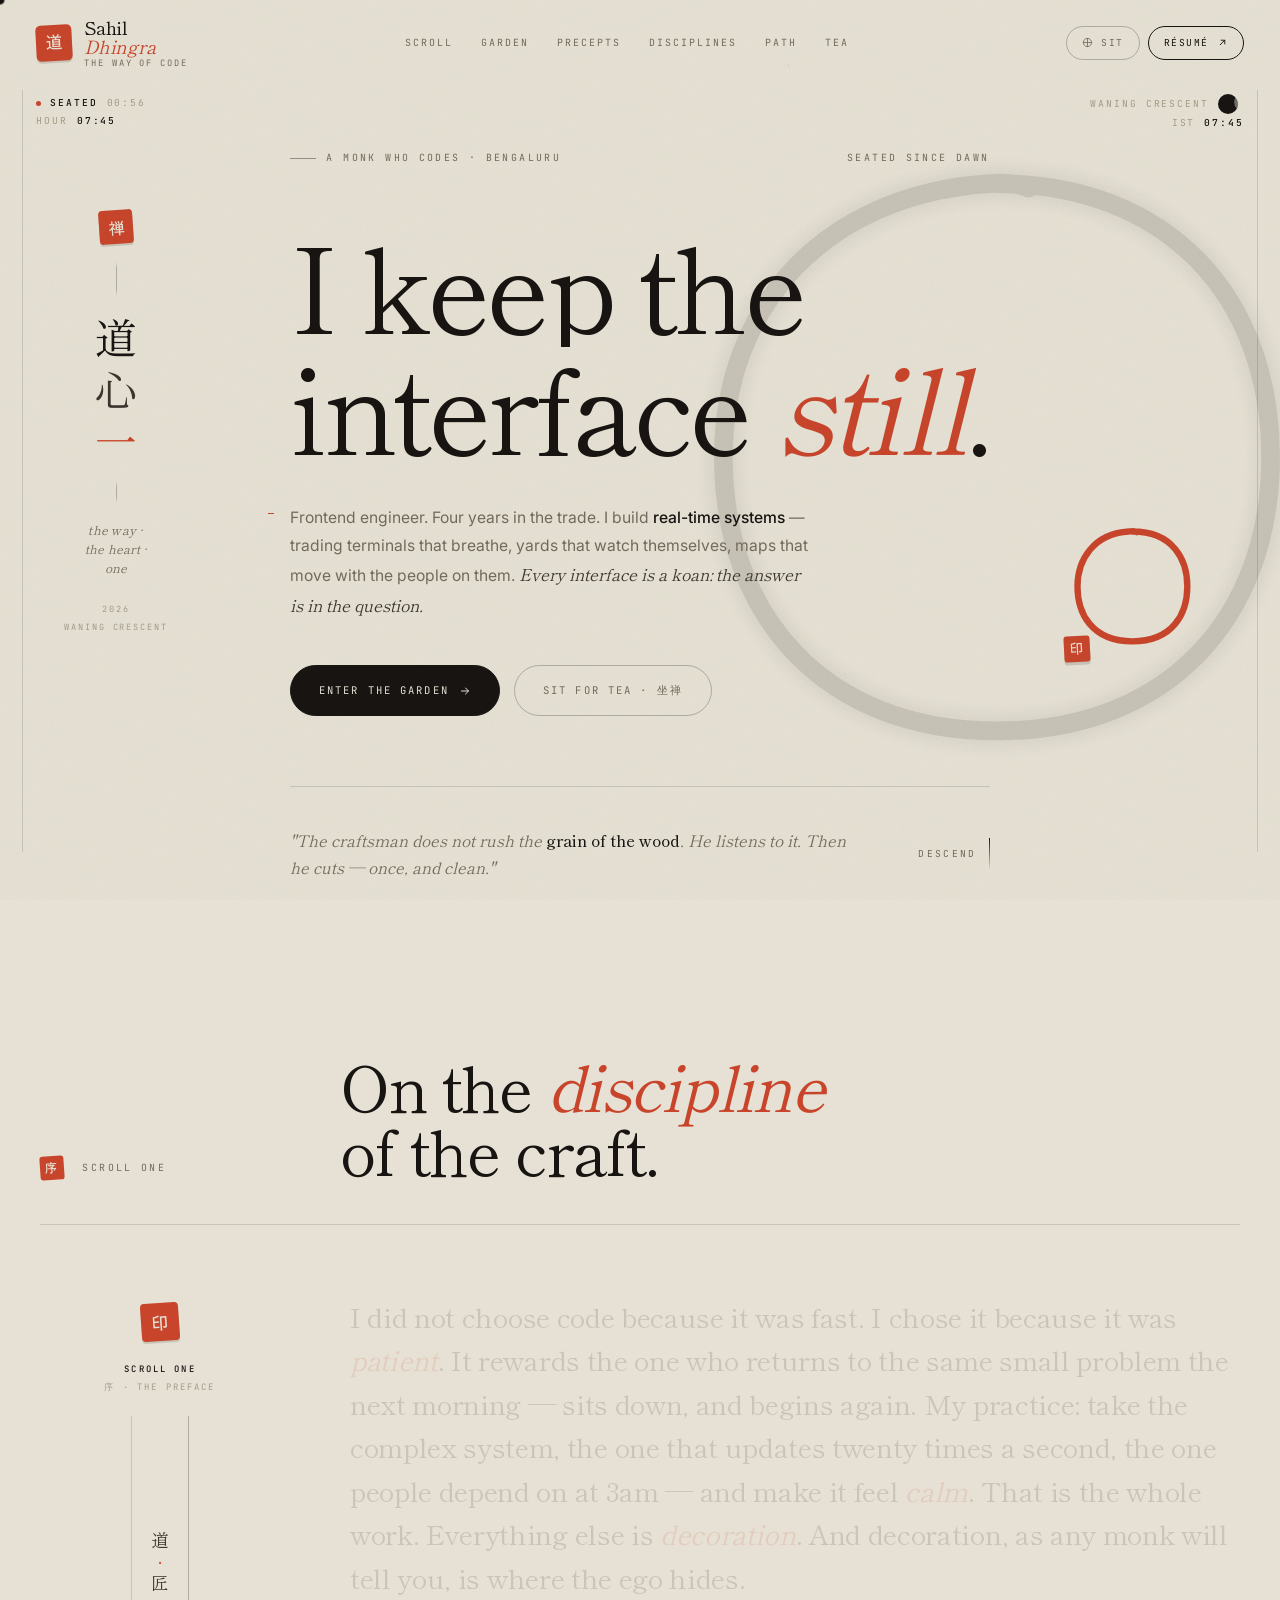
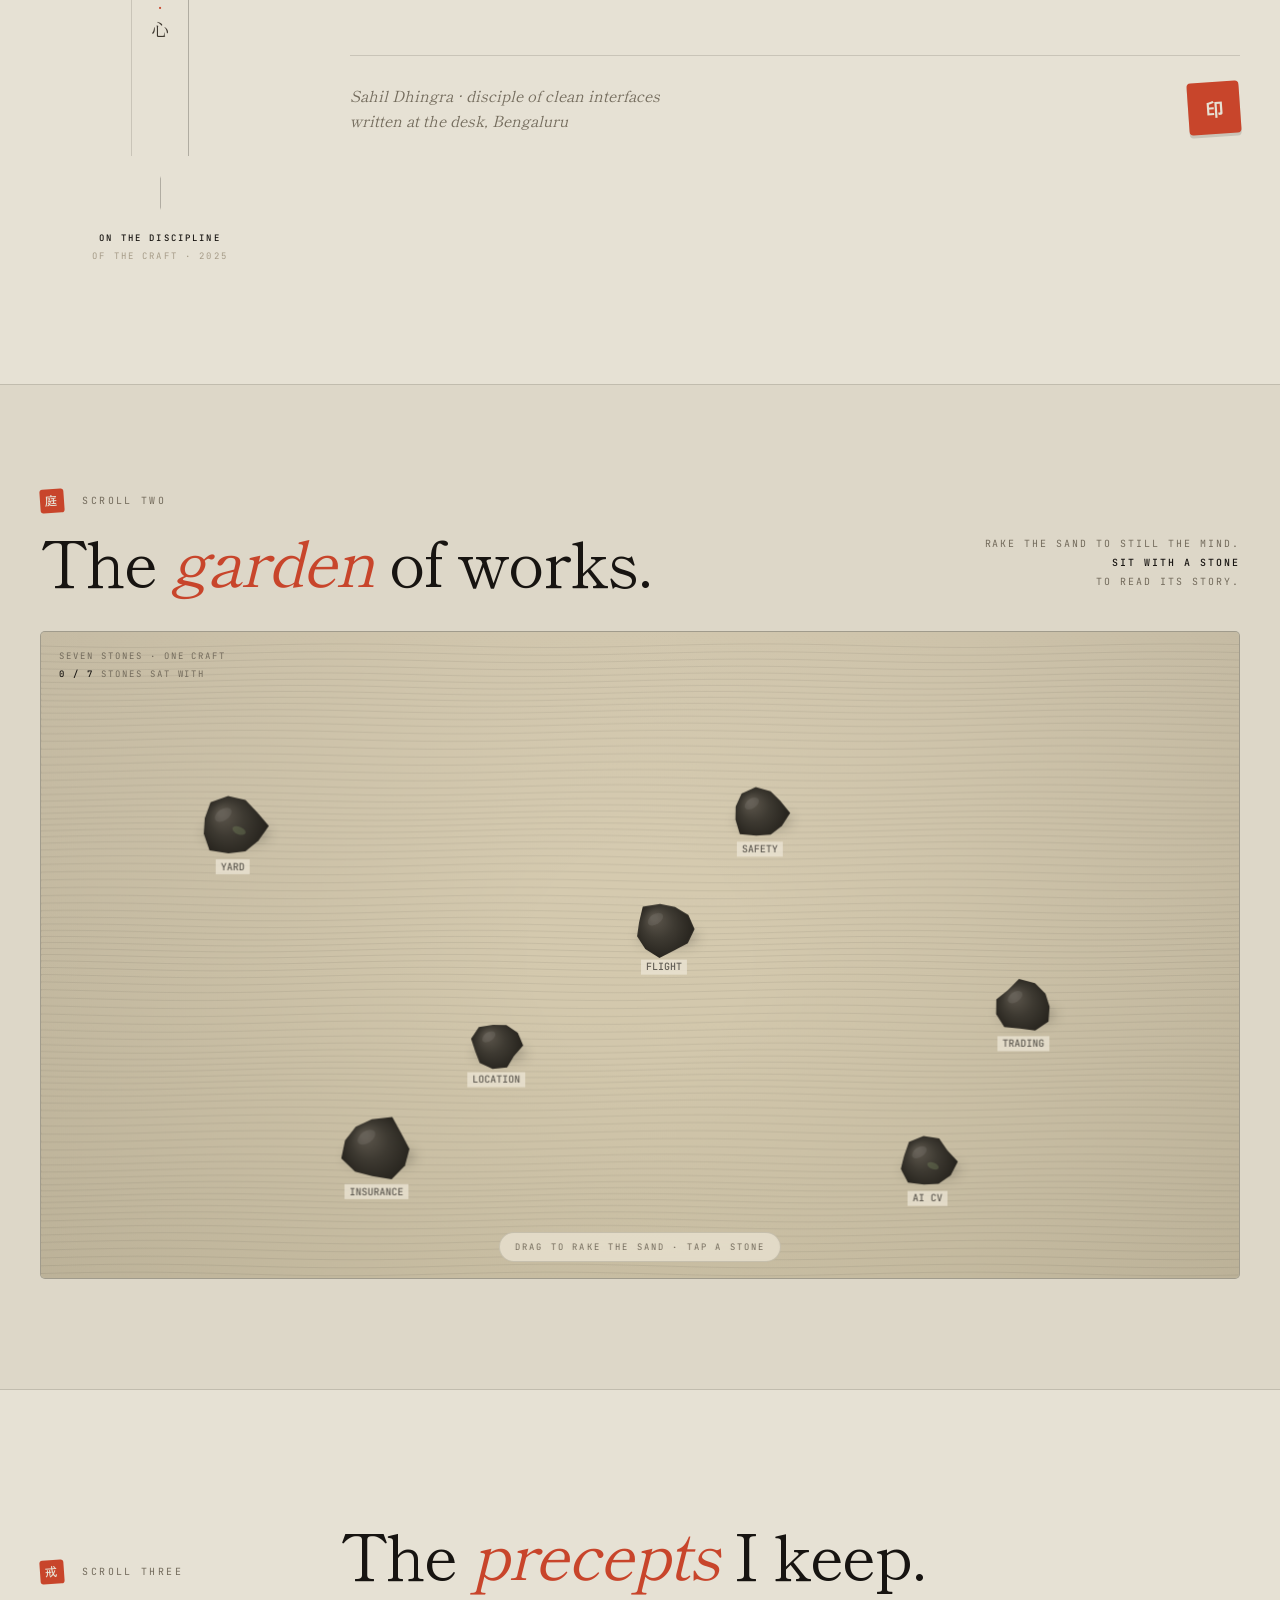
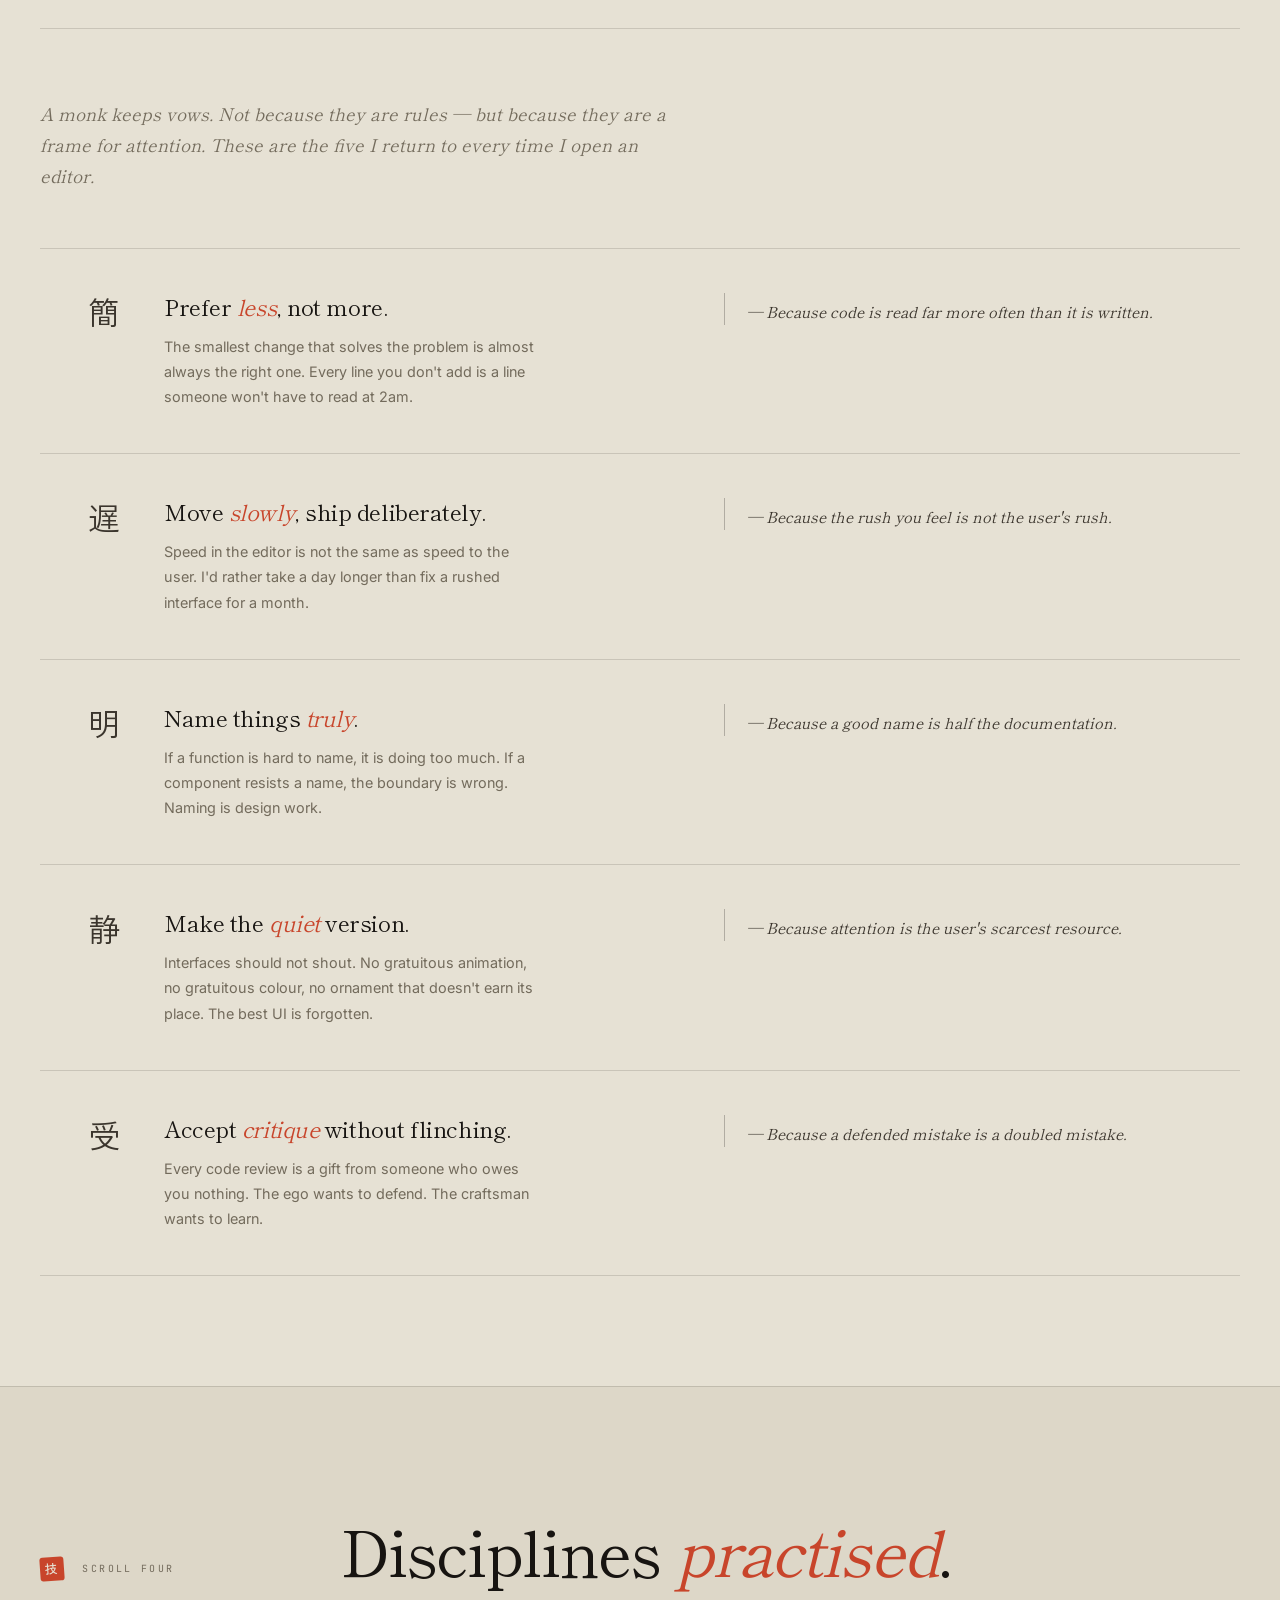
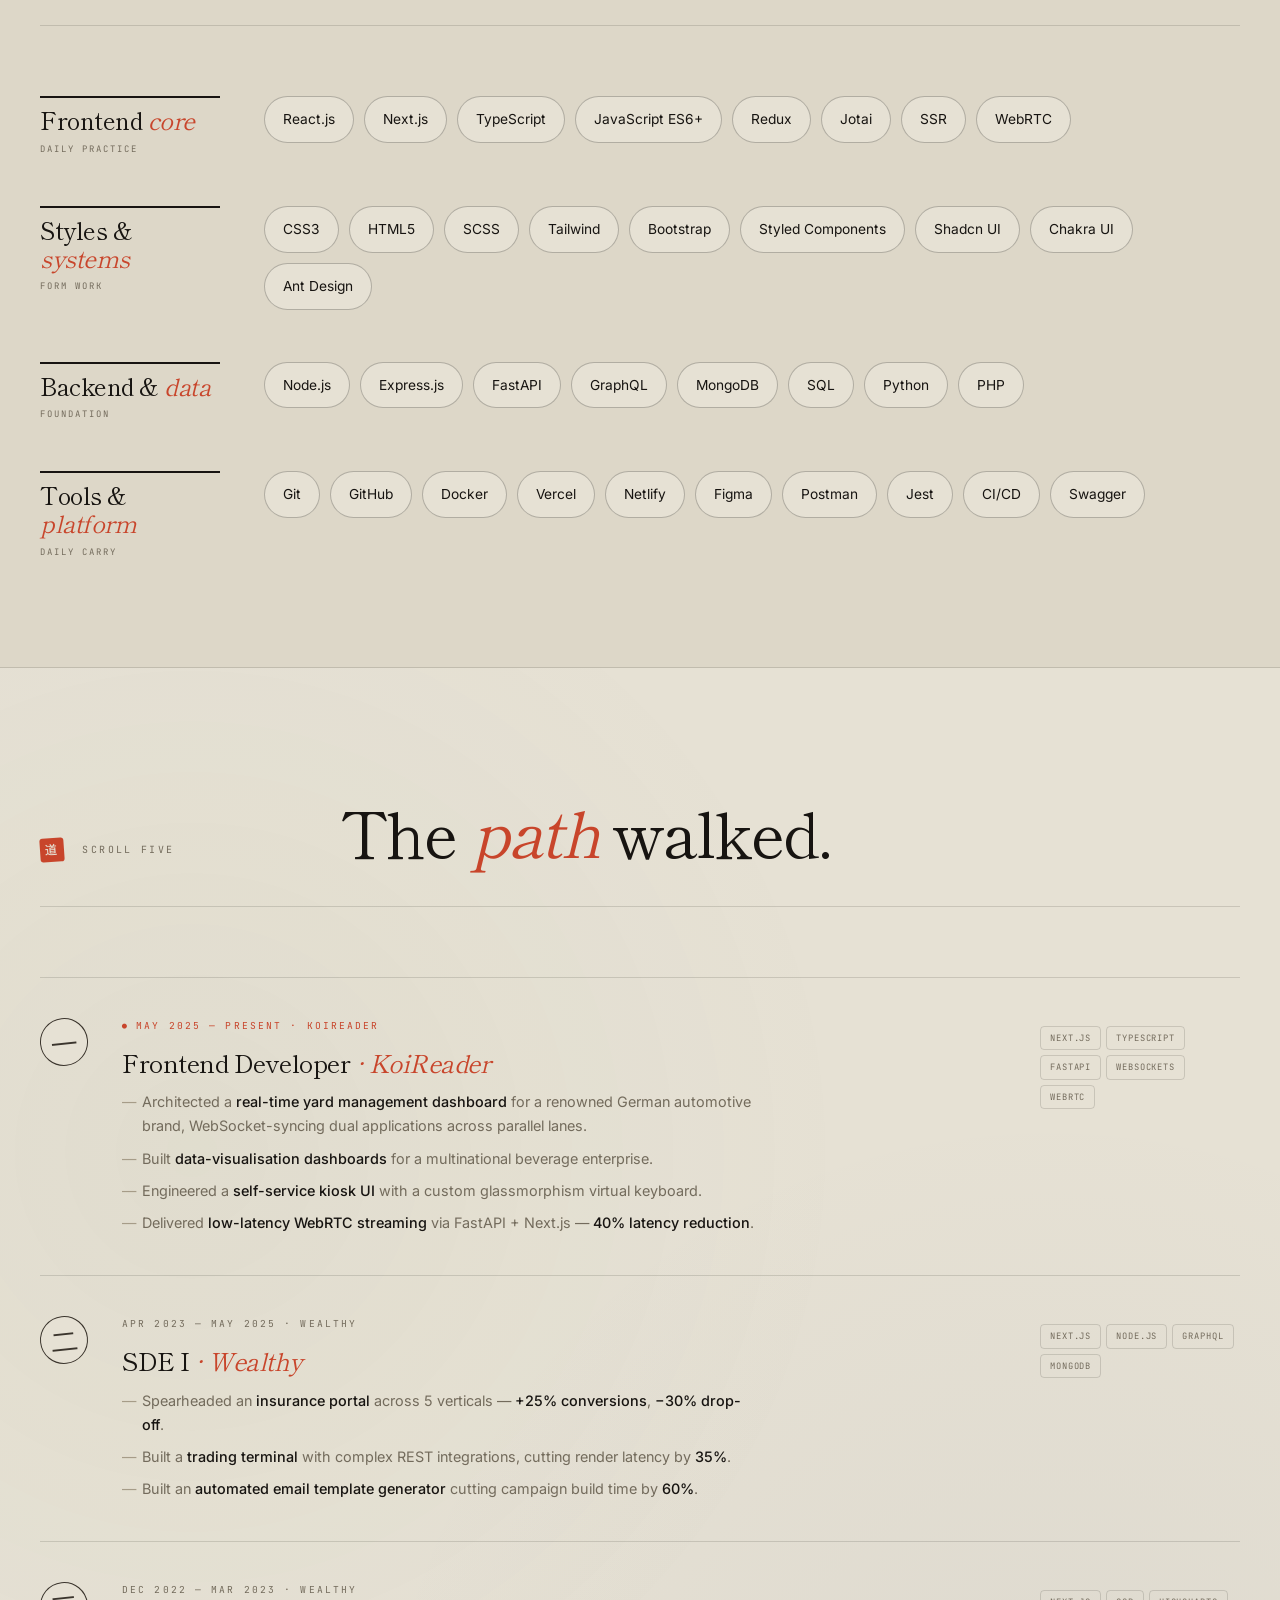
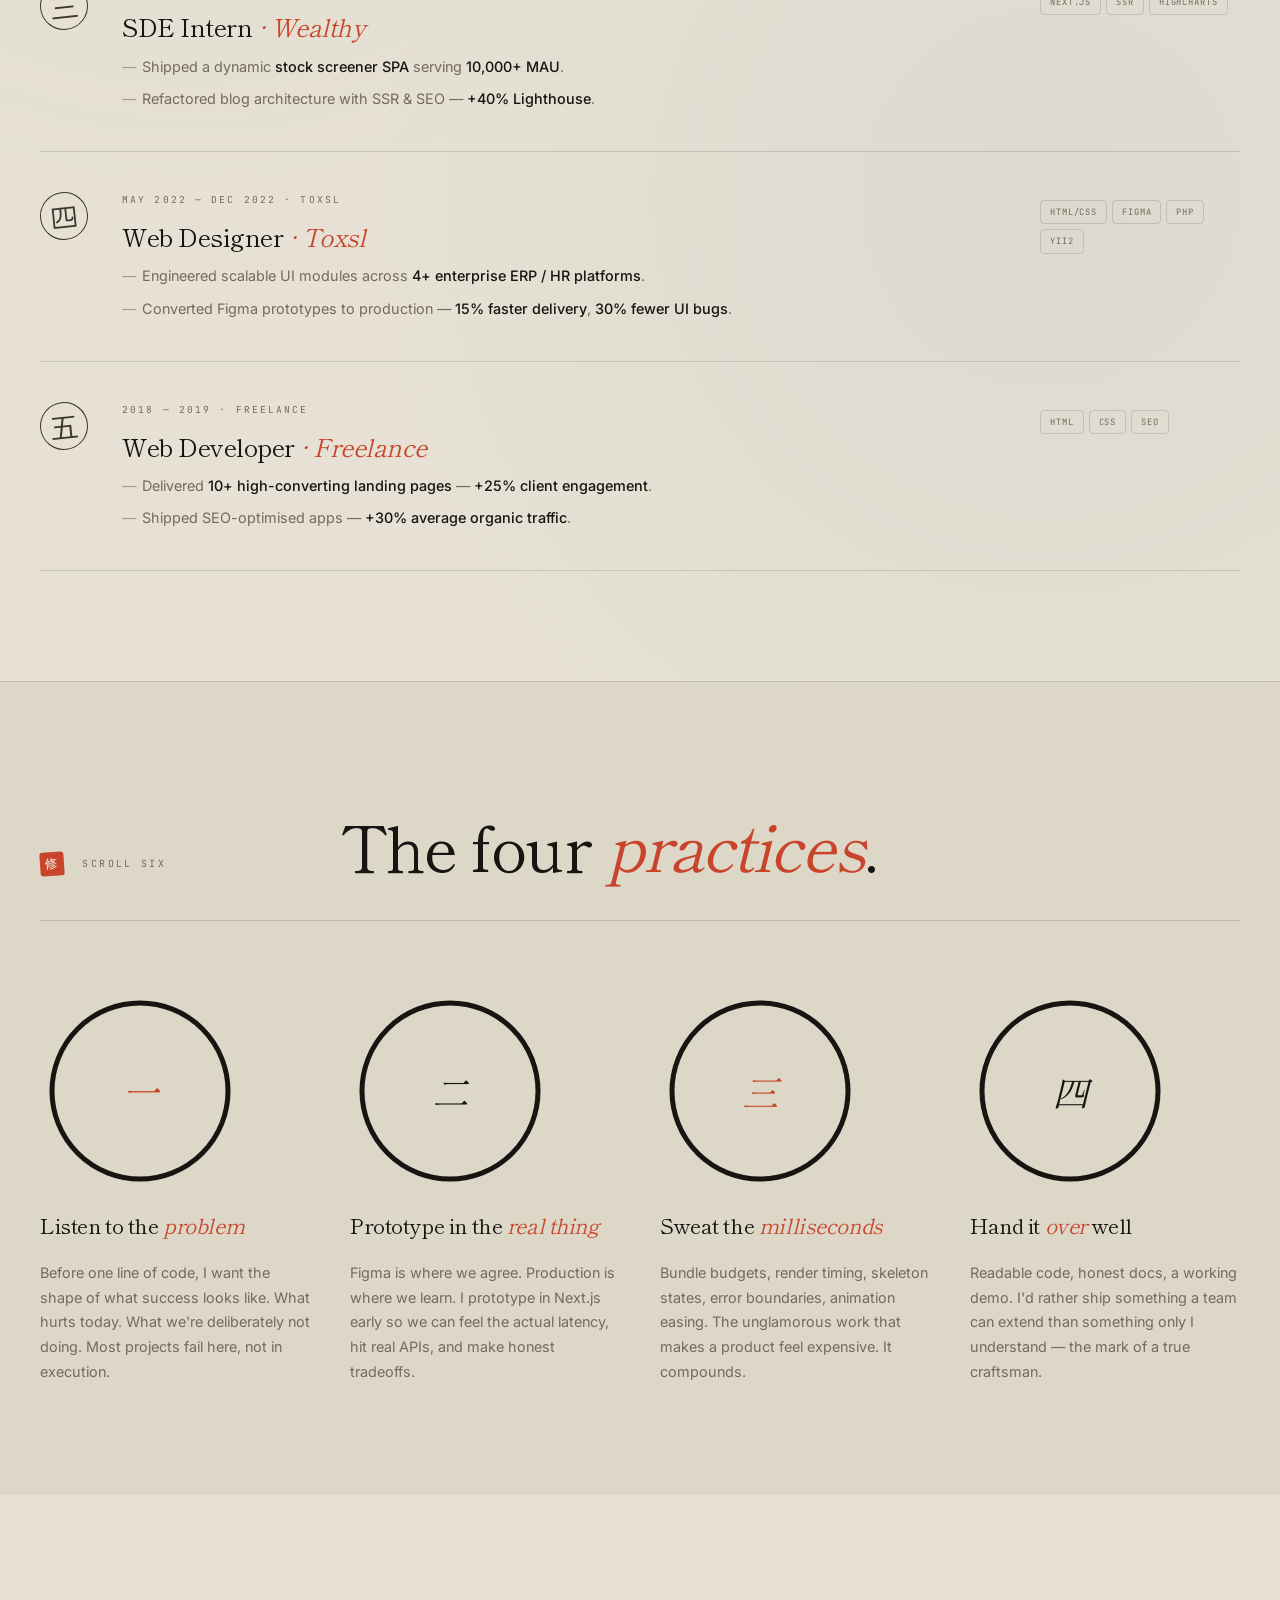
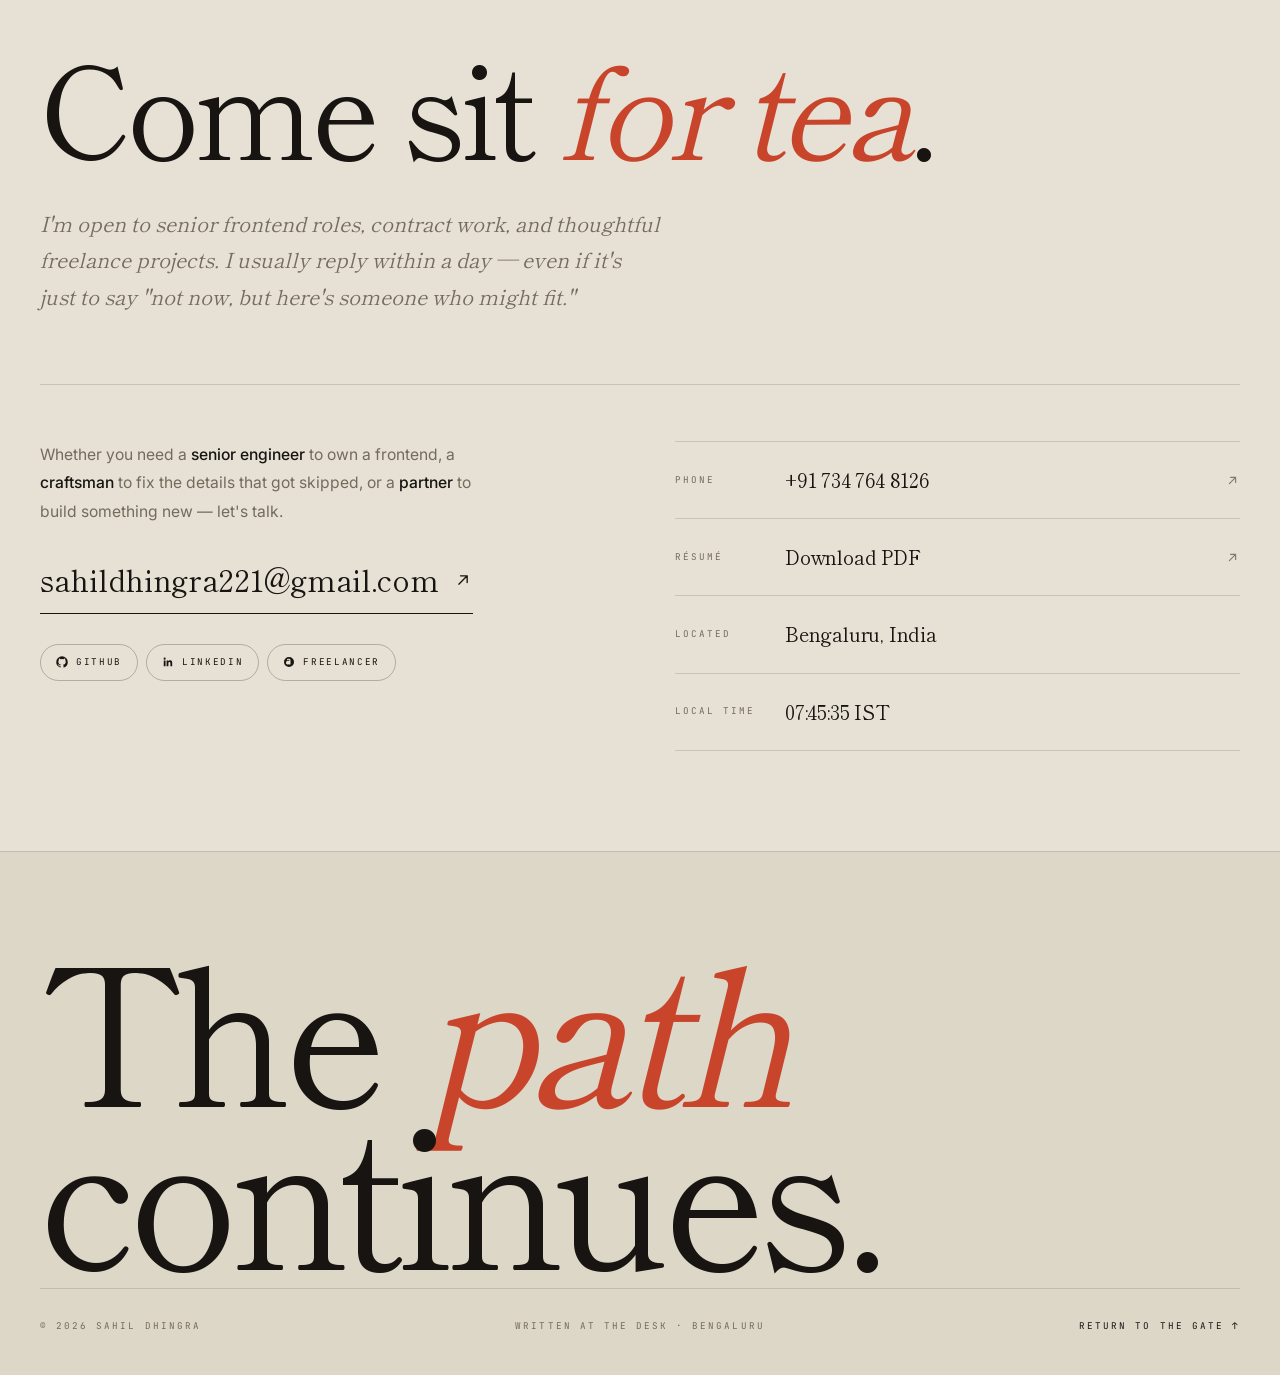
<file: index-mon.html>
<!DOCTYPE html>
<html lang="en">
<head>
<meta charset="UTF-8" />
<meta name="viewport" content="width=device-width, initial-scale=1.0" />
<title>Sahil Dhingra · The Way of Code</title>
<meta name="description" content="A monk who codes. Frontend engineer practising the Way — real-time systems, still interfaces, quiet craft." />
<meta name="theme-color" content="#EDE6D6" />
<link rel="icon" href="/assets/icons/favico.svg" />

<link rel="preconnect" href="https://fonts.googleapis.com" />
<link rel="preconnect" href="https://fonts.gstatic.com" crossorigin />
<link href="https://fonts.googleapis.com/css2?family=Shippori+Mincho:wght@400;500;600;700&family=Inter:wght@300;400;500;600&family=JetBrains+Mono:wght@400;500&family=Zen+Kaku+Gothic+New:wght@300;400;500&family=Noto+Serif+JP:wght@300;400;500&display=swap" rel="stylesheet" />

<style>
/* ═══════════════════════════════════════════════════════
   00 · TOKENS
═══════════════════════════════════════════════════════ */
:root{
  --paper:#EDE6D6;
  --paper-2:#E6DFCD;
  --paper-3:#DBD1B8;
  --ink:#1A1714;
  --ink-2:#3B352D;
  --muted:#736B5C;
  --dim:#A69C88;
  --line:rgba(26,23,20,.14);
  --line-2:rgba(26,23,20,.26);
  --shu:#C8452B;
  --indigo:#38466E;
  --moss:#7A8B62;
  --gold:#B8923C;

  --serif:'Shippori Mincho','Noto Serif JP',Georgia,serif;
  --sans:'Inter',system-ui,sans-serif;
  --jp:'Zen Kaku Gothic New','Noto Serif JP',sans-serif;
  --mono:'JetBrains Mono',ui-monospace,monospace;

  --ease:cubic-bezier(.22,1,.36,1);
  --ease-out:cubic-bezier(.16,1,.3,1);
  --med:cubic-bezier(.4,0,.2,1);

  --maxw:1440px;
  --grain:url("data:image/svg+xml,%3Csvg xmlns='http://www.w3.org/2000/svg' width='220' height='220'%3E%3Cfilter id='n'%3E%3CfeTurbulence type='fractalNoise' baseFrequency='.85' numOctaves='3'/%3E%3C/filter%3E%3Crect width='100%25' height='100%25' filter='url(%23n)'/%3E%3C/svg%3E");
}

html[data-time="dawn"]{--paper:#F0E9D7;--paper-2:#E9E2CC;--paper-3:#DED4B8;}
html[data-time="day"] {--paper:#EDE6D6;--paper-2:#E6DFCD;--paper-3:#DBD1B8;}
html[data-time="dusk"]{--paper:#EEE4CE;--paper-2:#E7DCC2;--paper-3:#DCCFAC;}
html[data-time="night"]{--paper:#E6E1D4;--paper-2:#DDD7C8;--paper-3:#CFC9B6;--ink:#171411;}

*,*::before,*::after{box-sizing:border-box;margin:0;padding:0;}
html{scroll-behavior:smooth;-webkit-text-size-adjust:100%;}
body{
  background:var(--paper);
  color:var(--ink);
  font-family:var(--sans);
  font-size:16px;line-height:1.65;
  overflow-x:hidden;
  -webkit-font-smoothing:antialiased;
  -moz-osx-font-smoothing:grayscale;
  cursor:none;
  transition:background 2s var(--med);
}
@media (hover:none){body{cursor:auto;}}

body::before{
  content:'';position:fixed;inset:0;pointer-events:none;
  z-index:9996;opacity:.05;mix-blend-mode:multiply;
  background-image:var(--grain);
  transition:opacity 2s var(--med);
}
html[data-time="night"] body::before{opacity:.08;}

img{max-width:100%;display:block;}
a{color:inherit;text-decoration:none;}
button{font:inherit;color:inherit;background:none;border:none;cursor:none;}
@media (hover:none){button{cursor:pointer;}}
::selection{background:var(--shu);color:var(--paper);}

/* ═══════════════════════════════════════════════════════
   01 · PARTICLES
═══════════════════════════════════════════════════════ */
#particles{position:fixed;inset:0;pointer-events:none;z-index:1;}

/* ═══════════════════════════════════════════════════════
   02 · INK CURSOR
═══════════════════════════════════════════════════════ */
.ink-canvas{position:fixed;inset:0;pointer-events:none;z-index:14998;}
.ink-core{
  position:fixed;top:0;left:0;width:9px;height:9px;border-radius:50%;
  background:var(--ink);pointer-events:none;z-index:15000;
  transform:translate(-50%,-50%);
  transition:width .35s var(--ease),height .35s var(--ease),background .3s;
  mix-blend-mode:multiply;
}
.ink-core::after{
  content:'';position:absolute;inset:-9px;border-radius:50%;
  border:1px solid var(--ink);opacity:0;
  transition:opacity .35s,transform .35s var(--ease);
}
.ink-core.hot::after{opacity:.5;transform:scale(1.4);}
.ink-core.hot{width:13px;height:13px;background:var(--shu);}
@media (hover:none){.ink-core,.ink-canvas{display:none;}}

/* ═══════════════════════════════════════════════════════
   03 · TEA LOADER
═══════════════════════════════════════════════════════ */
.tea{
  position:fixed;inset:0;z-index:20000;background:var(--paper);
  display:flex;flex-direction:column;align-items:center;justify-content:center;
  gap:34px;
}
.tea__koan{
  font-family:var(--serif);font-size:1.05rem;
  color:var(--ink-2);font-style:italic;max-width:460px;text-align:center;
  line-height:1.85;padding:0 24px;
  opacity:0;animation:fadeIn 1.2s ease forwards .3s;
}
@keyframes fadeIn{to{opacity:1;}}
.tea__bowl{position:relative;width:min(340px,72vw);aspect-ratio:1.35/1;}
.tea__bowl svg{width:100%;height:100%;display:block;overflow:visible;}
.tea__steam{
  position:absolute;top:-80px;left:50%;transform:translateX(-50%);
  width:70px;height:80px;pointer-events:none;
}
.tea__steam path{
  fill:none;stroke:var(--ink);stroke-width:1;stroke-linecap:round;opacity:0;
  animation:steamRise 4s ease-in-out infinite;
}
.tea__steam path:nth-child(2){animation-delay:1.3s;}
.tea__steam path:nth-child(3){animation-delay:2.6s;}
@keyframes steamRise{
  0%{opacity:0;transform:translateY(10px) scaleY(.4);}
  25%{opacity:.5;}
  70%{opacity:.35;}
  100%{opacity:0;transform:translateY(-46px) scaleY(1.1);}
}
.tea__meta{
  font-family:var(--mono);font-size:.66rem;
  letter-spacing:.24em;text-transform:uppercase;
  color:var(--muted);text-align:center;
}
.tea__meta b{color:var(--ink);font-weight:500;}
.tea__bar{width:min(340px,72vw);height:1px;background:var(--line);overflow:hidden;}
.tea__bar i{display:block;height:100%;width:0%;background:var(--ink);transition:width .3s linear;}
.tea.done{pointer-events:none;}

/* ═══════════════════════════════════════════════════════
   04 · HUD
═══════════════════════════════════════════════════════ */
.hud{
  position:fixed;z-index:900;
  font-family:var(--mono);font-size:.6rem;
  letter-spacing:.2em;text-transform:uppercase;
  color:var(--muted);pointer-events:none;line-height:1.9;
}
.hud--tl{top:94px;left:36px;}
.hud--tr{top:94px;right:36px;text-align:right;}
.hud__row{display:flex;align-items:center;gap:9px;}
.hud--tr .hud__row{justify-content:flex-end;}
.hud__row b{color:var(--ink);font-weight:500;}
.hud__row .k{color:var(--dim);}
.hud__dot{
  display:inline-block;width:5px;height:5px;border-radius:50%;
  background:var(--shu);animation:breathe 4.4s ease-in-out infinite;
}
@keyframes breathe{
  0%,100%{transform:scale(.85);opacity:.65;}
  50%{transform:scale(1.3);opacity:1;}
}
.hud__moon{
  display:inline-block;vertical-align:middle;
  width:20px;height:20px;border-radius:50%;
  background:var(--ink);position:relative;overflow:hidden;
  margin-right:6px;
}
.hud__moon i{
  position:absolute;top:-2px;right:-2px;
  width:100%;height:100%;border-radius:50%;
  background:var(--paper);transition:transform 1s var(--med);
}
@media (max-width:860px){
  .hud--tl{left:20px;top:80px;}
  .hud--tr{right:20px;top:80px;}
  .hud__row{font-size:.56rem;}
}

/* ═══════════════════════════════════════════════════════
   05 · NAV
═══════════════════════════════════════════════════════ */
.nav{
  position:fixed;top:0;left:0;right:0;z-index:900;
  padding:18px 0;border-bottom:1px solid transparent;
  transition:padding .5s var(--ease),background .4s,border-color .4s,backdrop-filter .4s;
}
.nav.stuck{
  padding:11px 0;
  background:rgba(237,230,214,.88);
  backdrop-filter:blur(14px) saturate(140%);
  -webkit-backdrop-filter:blur(14px) saturate(140%);
  border-bottom-color:var(--line);
}
.nav__in{
  max-width:1600px;margin:0 auto;padding:0 36px;
  display:flex;align-items:center;justify-content:space-between;gap:24px;
}
.brand{
  display:flex;align-items:center;gap:12px;
  font-family:var(--serif);font-size:1.15rem;letter-spacing:-.01em;
}
.brand__seal{
  width:36px;height:36px;background:var(--shu);color:var(--paper);
  display:grid;place-items:center;
  font-family:var(--jp);font-weight:500;font-size:1.05rem;
  border-radius:5px;transform:rotate(-3deg);
  box-shadow:0 2px 0 rgba(26,23,20,.14);flex-shrink:0;
}
.brand__txt{display:flex;flex-direction:column;line-height:1.05;}
.brand__txt small{
  font-family:var(--mono);font-size:.55rem;
  letter-spacing:.22em;text-transform:uppercase;
  color:var(--muted);font-weight:400;margin-top:2px;
}
.brand__txt em{font-style:italic;color:var(--shu);}

.nav__links{display:flex;gap:28px;align-items:center;}
.nav__link{
  position:relative;padding:4px 0;
  font-family:var(--mono);font-size:.62rem;
  letter-spacing:.2em;text-transform:uppercase;
  color:var(--muted);transition:color .3s;
}
.nav__link:hover{color:var(--ink);}
.nav__link::before{
  content:'';position:absolute;left:-14px;top:50%;
  transform:translateY(-50%) scale(0);
  width:5px;height:5px;border-radius:50%;background:var(--shu);
  transition:transform .4s var(--ease);
}
.nav__link:hover::before{transform:translateY(-50%) scale(1);}

.nav__cta{display:flex;gap:8px;align-items:center;}
.btn-mini{
  display:inline-flex;align-items:center;gap:8px;
  padding:8px 15px;border-radius:999px;border:1px solid var(--ink);
  font-family:var(--mono);font-size:.6rem;
  letter-spacing:.16em;text-transform:uppercase;transition:.3s;
}
.btn-mini:hover{background:var(--ink);color:var(--paper);}
.btn-mini svg{width:11px;height:11px;}
.btn-mini--ghost{border-color:var(--line-2);color:var(--muted);}
.btn-mini--ghost:hover{color:var(--paper);border-color:var(--ink);}

.burger{
  display:none;width:40px;height:40px;border-radius:50%;
  border:1px solid var(--line-2);position:relative;
}
.burger span{
  position:absolute;left:50%;width:14px;height:1.2px;
  background:var(--ink);transform:translateX(-50%);
  transition:transform .4s var(--ease),opacity .3s;
}
.burger span:nth-child(1){top:15px;}
.burger span:nth-child(2){top:20px;}
.burger span:nth-child(3){top:25px;}
.burger.on span:nth-child(1){transform:translateX(-50%) translateY(5px) rotate(45deg);}
.burger.on span:nth-child(2){opacity:0;}
.burger.on span:nth-child(3){transform:translateX(-50%) translateY(-5px) rotate(-45deg);}
@media (max-width:900px){
  .nav__links{display:none;}
  .burger{display:block;}
  .nav__cta .btn-mini{display:none;}
}

.drawer{
  position:fixed;inset:0;z-index:880;background:var(--paper);
  display:flex;flex-direction:column;justify-content:center;
  padding:100px 32px 40px;
  clip-path:circle(0% at calc(100% - 40px) 40px);
  transition:clip-path .8s var(--ease);
}
.drawer.on{clip-path:circle(150% at calc(100% - 40px) 40px);}
.drawer a{
  font-family:var(--serif);font-size:clamp(1.9rem,8vw,2.8rem);
  letter-spacing:-.02em;padding:14px 0;
  border-bottom:1px solid var(--line);
  display:flex;align-items:baseline;gap:14px;
  transition:color .3s,padding-left .4s var(--ease);
}
.drawer a:hover{color:var(--shu);padding-left:12px;}
.drawer a em{
  font-family:var(--jp);font-size:.85rem;font-style:normal;
  color:var(--dim);letter-spacing:.12em;
}

/* ═══════════════════════════════════════════════════════
   06 · SHARED
═══════════════════════════════════════════════════════ */
.wrap{max-width:var(--maxw);margin:0 auto;padding:0 40px;}
@media (max-width:700px){.wrap{padding:0 22px;}}
section{position:relative;}

.label{
  font-family:var(--mono);font-size:.62rem;
  letter-spacing:.24em;text-transform:uppercase;
  color:var(--muted);font-weight:400;
}
.label-seal{
  display:inline-grid;place-items:center;
  width:24px;height:24px;
  background:var(--shu);color:var(--paper);
  font-family:var(--jp);font-size:.78rem;font-weight:500;
  border-radius:3px;transform:rotate(-4deg);
  vertical-align:middle;margin-right:10px;line-height:1;
}

/* ═══════════════════════════════════════════════════════
   07 · HERO — THE GATE
═══════════════════════════════════════════════════════ */
.gate{
  position:relative;
  min-height:100svh;
  padding:130px 0 40px;
  display:flex;flex-direction:column;justify-content:space-between;
  overflow:hidden;
}

/* Vertical scroll-edge rules (hanging-scroll borders) */
.gate::before,
.gate::after{
  content:'';position:absolute;top:90px;bottom:70px;
  width:1px;background:var(--line);
  z-index:2;pointer-events:none;
}
.gate::before{left:22px;}
.gate::after{right:22px;}
@media (max-width:900px){
  .gate::before,.gate::after{display:none;}
}

/* — Ensō wash — */
.enso-wash{
  position:absolute;top:50%;right:-6%;
  transform:translateY(-50%);
  width:min(720px,58vw);aspect-ratio:1;
  z-index:0;pointer-events:none;opacity:.14;filter:blur(.4px);
}
.enso-wash svg{width:100%;height:100%;}
.enso-wash .stroke{
  fill:none;stroke:var(--ink);stroke-width:13;stroke-linecap:round;
  stroke-dasharray:3000;stroke-dashoffset:3000;
  animation:ensoDraw 3.4s var(--ease-out) forwards .4s;
}
.enso-wash .under{
  fill:none;stroke:var(--ink);stroke-width:22;opacity:.4;
  filter:blur(5px);
  stroke-dasharray:3000;stroke-dashoffset:3000;
  animation:ensoDraw 3.4s var(--ease-out) forwards .2s;
}
@keyframes ensoDraw{to{stroke-dashoffset:0;}}

/* — Signature ensō — */
.enso-mark{
  position:absolute;top:56%;right:6%;
  width:clamp(90px,11vw,150px);aspect-ratio:1;
  z-index:3;pointer-events:none;opacity:0;
  animation:fadeUp 1.6s var(--ease-out) forwards 2.8s;
}
.enso-mark svg{width:100%;height:100%;}
.enso-mark .stroke{
  fill:none;stroke:var(--shu);stroke-width:9;stroke-linecap:round;
  stroke-dasharray:600;stroke-dashoffset:600;
  animation:ensoDraw 2.4s var(--ease-out) forwards 3s;
}
.enso-mark .chop{
  position:absolute;bottom:2px;left:2px;
  width:26px;height:26px;
  background:var(--shu);color:var(--paper);
  display:grid;place-items:center;
  font-family:var(--jp);font-size:.85rem;font-weight:500;
  border-radius:3px;transform:rotate(-3deg);line-height:1;
}
@media (max-width:1100px){.enso-mark{display:none;}}

/* ═══════════════════════════════════════════════════════
   ★ NEW · LIVING TEMPLE INSCRIPTION (replaces koan box)
═══════════════════════════════════════════════════════ */
.gate__verse{
  position:absolute;
  left:56px;top:210px;
  width:120px;
  z-index:3;pointer-events:none;
  display:flex;flex-direction:column;
  align-items:center;gap:18px;
  opacity:0;
  animation:fadeUp 1.4s var(--ease-out) forwards 2s;
}
@media (max-width:1200px){.gate__verse{display:none;}}

.gate__verse-seal{
  width:34px;height:34px;
  background:var(--shu);color:var(--paper);
  display:grid;place-items:center;
  font-family:var(--jp);font-weight:500;font-size:1rem;
  border-radius:4px;transform:rotate(-4deg);
  box-shadow:0 2px 0 rgba(26,23,20,.14);
  line-height:1;
}

.gate__verse-rule{
  width:1px;height:34px;
  background:linear-gradient(180deg,transparent,var(--line-2) 20%,var(--line-2) 80%,transparent);
}

.gate__verse-chars{
  display:flex;flex-direction:column;
  gap:6px;align-items:center;
}
.gate__verse-chars .ch{
  font-family:'Noto Serif JP',var(--jp),serif;
  font-weight:400;
  font-size:2.6rem;
  line-height:1.1;
  color:var(--ink);
  letter-spacing:.02em;
  clip-path:inset(0 0 100% 0);
  animation:revealBrush 1.4s var(--ease-out) forwards;
  animation-delay:var(--d,2400ms);
}
.gate__verse-chars .ch:nth-child(1){color:var(--ink);}
.gate__verse-chars .ch:nth-child(2){color:var(--ink-2);}
.gate__verse-chars .ch:nth-child(3){color:var(--shu);}
@keyframes revealBrush{
  to{clip-path:inset(0 0 0 0);}
}

.gate__verse-rule--short{
  width:1px;height:22px;
  background:linear-gradient(180deg,transparent,var(--line-2) 30%,var(--line-2) 70%,transparent);
}

.gate__verse-en{
  font-family:var(--serif);font-style:italic;
  font-size:.78rem;line-height:1.5;
  color:var(--muted);text-align:center;
  letter-spacing:.02em;
}

.gate__verse-meta{
  margin-top:6px;
  font-family:var(--mono);font-size:.54rem;
  letter-spacing:.22em;text-transform:uppercase;
  color:var(--dim);text-align:center;
  line-height:2;
}
.gate__verse-meta span{display:block;}
.gate__verse-meta b{color:var(--ink);font-weight:500;}

/* — Incense — */
.incense{
  position:absolute;bottom:0;right:8%;
  width:70px;height:240px;pointer-events:none;z-index:1;opacity:.55;
}
.incense svg{width:100%;height:100%;}
.incense path{
  fill:none;stroke:var(--ink);stroke-width:.7;opacity:0;
  stroke-linecap:round;
  animation:incenseRise 11s linear infinite;
}
.incense path:nth-child(2){animation-delay:2.75s;}
.incense path:nth-child(3){animation-delay:5.5s;}
.incense path:nth-child(4){animation-delay:8.25s;}
@keyframes incenseRise{
  0%{opacity:0;transform:translateY(50px) scaleY(.4);}
  20%{opacity:.24;}
  65%{opacity:.18;}
  100%{opacity:0;transform:translateY(-170px) scaleY(1.3);}
}
@media (max-width:1100px){.incense{display:none;}}

@keyframes fadeUp{
  from{opacity:0;transform:translateY(14px);}
  to{opacity:1;transform:translateY(0);}
}

/* — Content — */
.gate__inner{
  position:relative;z-index:2;flex:1;
  display:flex;flex-direction:column;justify-content:space-between;
  padding-top:20px;
}
.gate__top{
  display:flex;align-items:center;justify-content:space-between;
  gap:20px;flex-wrap:wrap;margin-bottom:60px;
}
.gate__eyebrow{
  display:inline-flex;align-items:center;gap:10px;
  font-family:var(--mono);font-size:.62rem;
  letter-spacing:.24em;text-transform:uppercase;
  color:var(--muted);
}
.gate__eyebrow i{
  display:inline-block;width:26px;height:1px;
  background:var(--ink);opacity:.4;
}

.gate h1{
  font-family:var(--serif);font-weight:400;
  font-size:clamp(3.2rem,10vw,7.4rem);
  line-height:.96;letter-spacing:-.038em;
  color:var(--ink);max-width:920px;position:relative;
}
.gate h1 .line{display:block;overflow:hidden;padding-bottom:.06em;}
.gate h1 .line-in{display:block;transform:translateY(105%);}
.gate h1 em{
  font-style:italic;color:var(--shu);position:relative;
}
.gate h1 em::after{
  content:'';position:absolute;
  left:0;right:0;bottom:.08em;height:.05em;
  background:var(--shu);opacity:.4;
  transform:scaleX(0);transform-origin:left;
  animation:underlineGrow 1.4s var(--ease-out) forwards 2.4s;
}
@keyframes underlineGrow{to{transform:scaleX(1);}}

.gate__sub{
  margin-top:36px;max-width:520px;
  font-family:var(--sans);font-size:.98rem;color:var(--muted);
  line-height:1.8;position:relative;
}
.gate__sub::before{
  content:'';position:absolute;left:-22px;top:.6em;
  width:6px;height:1px;background:var(--shu);
}
.gate__sub b{color:var(--ink);font-weight:500;}
.gate__sub em{
  font-family:var(--serif);font-style:italic;
  color:var(--ink-2);font-size:1.05em;
}

.gate__cta{
  margin-top:44px;
  display:flex;gap:14px;flex-wrap:wrap;align-items:center;
}

.btn{
  position:relative;display:inline-flex;align-items:center;gap:10px;
  padding:16px 28px;border-radius:999px;
  border:1px solid var(--ink);color:var(--ink);background:transparent;
  font-family:var(--mono);font-size:.66rem;
  letter-spacing:.2em;text-transform:uppercase;
  overflow:hidden;
  transition:color .5s var(--ease),transform .5s var(--ease);
  will-change:transform;
}
.btn span{position:relative;z-index:2;display:inline-flex;align-items:center;gap:10px;}
.btn::before{
  content:'';position:absolute;inset:0;background:var(--ink);
  transform:translateY(101%);transition:transform .6s var(--ease);
  z-index:1;
}
.btn:hover{color:var(--paper);}
.btn:hover::before{transform:translateY(0);}
.btn--solid{background:var(--ink);color:var(--paper);}
.btn--solid::before{background:var(--shu);}
.btn--solid:hover{color:#fff;}
.btn svg{width:12px;height:12px;transition:transform .5s var(--ease);}
.btn:hover svg{transform:translate(3px,-3px);}
.btn--breath{border-color:var(--line-2);color:var(--muted);}
.btn--breath:hover{color:var(--paper);}

.gate__foot{
  position:relative;z-index:2;
  padding-top:40px;margin-top:70px;
  border-top:1px solid var(--line);
  display:flex;align-items:center;justify-content:space-between;
  gap:30px;flex-wrap:wrap;
}
.gate__quote{
  font-family:var(--serif);font-size:1rem;
  font-style:italic;color:var(--muted);
  max-width:560px;line-height:1.7;
}
.gate__quote b{color:var(--ink);font-style:normal;font-weight:500;}
.scroll-cue{
  display:flex;align-items:center;gap:12px;
  font-family:var(--mono);font-size:.6rem;
  letter-spacing:.24em;text-transform:uppercase;
  color:var(--muted);
}
.scroll-cue i{
  display:inline-block;width:1px;height:32px;
  background:linear-gradient(180deg,var(--ink),transparent);
  animation:cueFall 2.6s ease-in-out infinite;
}
@keyframes cueFall{
  0%,100%{transform:scaleY(.6);transform-origin:top;opacity:.5;}
  50%{transform:scaleY(1);transform-origin:top;opacity:1;}
}

/* ═══════════════════════════════════════════════════════
   08 · MEDITATION MODE
═══════════════════════════════════════════════════════ */
.meditation{
  position:fixed;inset:0;z-index:18000;background:var(--paper);
  display:grid;place-items:center;
  opacity:0;visibility:hidden;
  transition:opacity 1.2s var(--med),visibility 1.2s;
  overflow:hidden;
}
.meditation.on{opacity:1;visibility:visible;}
.meditation::before{
  content:'';position:absolute;inset:0;
  background:
    radial-gradient(circle at 50% 42%, rgba(200,69,43,.05), transparent 46%),
    radial-gradient(circle at 30% 80%, rgba(56,70,110,.04), transparent 50%);
  pointer-events:none;
}
.med__stage{
  position:relative;width:min(420px,78vw);aspect-ratio:1;
  display:grid;place-items:center;
}
.med__enso{position:absolute;inset:0;}
.med__enso svg{width:100%;height:100%;}
.med__enso .stroke{
  fill:none;stroke:var(--ink);stroke-width:9;stroke-linecap:round;
  opacity:.4;transform-origin:center;transition:transform 4s var(--med);
}
.med__circle{
  position:absolute;width:62%;aspect-ratio:1;border-radius:50%;
  border:1px solid var(--line-2);
  transform:scale(.86);
  transition:transform 4s var(--med),opacity 4s var(--med);
}
.med__label{
  position:relative;z-index:2;
  font-family:var(--serif);font-style:italic;
  font-size:1.3rem;letter-spacing:-.01em;
  color:var(--ink);text-align:center;
  transition:opacity .6s;
}
.med__label small{
  display:block;margin-top:12px;
  font-family:var(--mono);font-style:normal;
  font-size:.58rem;letter-spacing:.28em;
  text-transform:uppercase;color:var(--muted);
}
.med__phase{
  position:absolute;bottom:8%;left:50%;transform:translateX(-50%);
  text-align:center;
}
.med__phase-name{
  font-family:var(--jp);font-weight:400;
  font-size:1.05rem;letter-spacing:.5em;
  color:var(--muted);transition:opacity .5s;
}
.med__timer{
  margin-top:14px;
  font-family:var(--mono);font-size:.66rem;
  letter-spacing:.24em;text-transform:uppercase;color:var(--dim);
}
.med__exit{
  position:absolute;top:32px;right:36px;
  display:inline-flex;align-items:center;gap:8px;
  padding:9px 16px;border-radius:999px;
  border:1px solid var(--line-2);
  font-family:var(--mono);font-size:.6rem;
  letter-spacing:.2em;text-transform:uppercase;
  color:var(--muted);cursor:pointer;transition:.3s;
}
.med__exit:hover{color:var(--ink);border-color:var(--ink);}
.med__intro{
  position:absolute;top:50%;left:50%;transform:translate(-50%,-50%);
  text-align:center;pointer-events:none;
  transition:opacity 1s var(--med);
}
.med__intro h2{
  font-family:var(--serif);font-weight:400;
  font-size:clamp(1.8rem,4vw,2.6rem);
  letter-spacing:-.02em;line-height:1.15;color:var(--ink);
}
.med__intro h2 em{font-style:italic;color:var(--shu);}
.med__intro p{margin-top:18px;font-size:.9rem;color:var(--muted);}
.med__intro.gone{opacity:0;}
.med__sound{
  position:absolute;bottom:32px;left:36px;
  display:inline-flex;align-items:center;gap:9px;
  padding:9px 16px;border-radius:999px;
  border:1px solid var(--line-2);
  font-family:var(--mono);font-size:.58rem;
  letter-spacing:.2em;text-transform:uppercase;
  color:var(--muted);cursor:pointer;transition:.3s;
}
.med__sound:hover{color:var(--ink);border-color:var(--ink);}
.med__sound.on{color:var(--shu);border-color:var(--shu);}
.med__sound i{
  width:6px;height:6px;border-radius:50%;
  background:currentColor;opacity:.5;
}
.med__sound.on i{opacity:1;box-shadow:0 0 0 3px rgba(200,69,43,.18);}

/* ═══════════════════════════════════════════════════════
   09 · SCROLL SECTIONS (common head)
═══════════════════════════════════════════════════════ */
.scroll-sec{padding:130px 0 110px;position:relative;}
.scroll-sec__head,
.precepts__head,
.disciplines__head,
.path__head,
.practice__head{
  display:grid;grid-template-columns:240px 1fr;
  gap:60px;padding-bottom:44px;
  border-bottom:1px solid var(--line);margin-bottom:70px;
  align-items:end;
}
@media (max-width:800px){
  .scroll-sec__head,
  .precepts__head,
  .disciplines__head,
  .path__head,
  .practice__head{
    grid-template-columns:1fr;gap:14px;
    padding-bottom:26px;margin-bottom:44px;
  }
}
.scroll-sec__title,
.precepts__title,
.disciplines__title,
.path__title,
.practice__title{
  font-family:var(--serif);font-weight:400;
  font-size:clamp(2.2rem,5vw,4rem);
  line-height:1;letter-spacing:-.03em;
}
.scroll-sec__title em,
.precepts__title em,
.disciplines__title em,
.path__title em,
.practice__title em{font-style:italic;color:var(--shu);}

/* ═══════════════════════════════════════════════════════
   ★ NEW · SCROLL ONE — restructured left column
═══════════════════════════════════════════════════════ */
.scroll-body{
  display:grid;grid-template-columns:240px 1fr;
  gap:70px;
  align-items:stretch; /* ← lets the left column match height */
}
@media (max-width:900px){
  .scroll-body{grid-template-columns:1fr;gap:44px;align-items:start;}
}

.scroll-side{
  display:flex;flex-direction:column;
  align-items:center;
  gap:20px;
  padding:8px 0;
  min-height:100%;
}
@media (max-width:900px){
  .scroll-side{
    flex-direction:row;flex-wrap:wrap;
    align-items:center;justify-content:flex-start;
    gap:18px;min-height:0;
  }
}

.scroll-side__seal{
  width:38px;height:38px;
  background:var(--shu);color:var(--paper);
  display:grid;place-items:center;
  font-family:var(--jp);font-weight:500;font-size:1.05rem;
  border-radius:4px;transform:rotate(-4deg);
  box-shadow:0 2px 0 rgba(26,23,20,.14);
  line-height:1;flex-shrink:0;
}

.scroll-side__cap{
  font-family:var(--mono);font-size:.56rem;
  letter-spacing:.24em;text-transform:uppercase;
  color:var(--dim);text-align:center;line-height:2;
}
.scroll-side__cap b{color:var(--ink);font-weight:500;display:block;}

.scroll-side__rule{
  width:1px;
  background:linear-gradient(180deg,
    transparent,
    var(--line-2) 8%,
    var(--line-2) 92%,
    transparent);
  flex:1 1 auto; /* ← stretches to fill empty space */
  min-height:34px;
}
@media (max-width:900px){
  .scroll-side__rule{
    width:auto;height:1px;flex:1 1 60px;min-height:1px;min-width:34px;
    background:linear-gradient(90deg,transparent,var(--line-2) 15%,var(--line-2) 85%,transparent);
  }
}

/* The vertical calligraphic column */
.vcol{
  font-family:var(--serif);
  writing-mode:vertical-rl;text-orientation:upright;
  font-size:1.1rem;letter-spacing:.24em;
  line-height:2;color:var(--ink-2);
  padding:18px 10px;
  border-right:1px solid var(--line-2);
  border-left:1px solid var(--line);
  flex-shrink:0;
  min-height:340px;
  display:flex;align-items:center;justify-content:center;
}
.vcol em{font-style:normal;color:var(--shu);}
@media (max-width:900px){
  .vcol{min-height:0;max-height:260px;font-size:.98rem;letter-spacing:.18em;}
}

.manifesto{
  font-family:var(--serif);
  font-size:clamp(1.2rem,2.2vw,1.7rem);
  line-height:1.6;letter-spacing:-.012em;
  color:var(--ink);
}
.manifesto .w{display:inline-block;opacity:.13;transition:opacity .9s var(--ease-out);}
.manifesto .w.lit{opacity:1;}
.manifesto em{font-style:italic;color:var(--shu);}

.manifesto__sig{
  margin-top:56px;padding-top:26px;
  border-top:1px solid var(--line);
  display:flex;align-items:center;gap:20px;flex-wrap:wrap;
  justify-content:space-between;
}
.manifesto__sig p{
  font-family:var(--serif);font-size:.96rem;
  font-style:italic;color:var(--muted);max-width:440px;
}
.chop{
  display:inline-grid;place-items:center;
  width:52px;height:52px;
  background:var(--shu);color:var(--paper);
  font-family:var(--jp);font-weight:600;font-size:1.15rem;
  border-radius:4px;transform:rotate(-4deg);
  box-shadow:0 3px 0 rgba(26,23,20,.14);
  line-height:1;padding:6px;text-align:center;
}

/* ═══════════════════════════════════════════════════════
   10 · GARDEN
═══════════════════════════════════════════════════════ */
.garden-sec{
  padding:100px 0 110px;
  background:var(--paper-2);
  border-top:1px solid var(--line);border-bottom:1px solid var(--line);
  position:relative;transition:background 2s var(--med);
}
.garden-head{
  display:flex;align-items:flex-end;justify-content:space-between;
  gap:30px;flex-wrap:wrap;margin-bottom:40px;
}
.garden-head h2{
  font-family:var(--serif);font-weight:400;
  font-size:clamp(2.2rem,5vw,4rem);
  line-height:1;letter-spacing:-.03em;
}
.garden-head h2 em{font-style:italic;color:var(--shu);}
.garden-head .meta{
  font-family:var(--mono);font-size:.62rem;
  letter-spacing:.2em;text-transform:uppercase;
  color:var(--muted);text-align:right;line-height:1.9;
}
.garden-head .meta b{color:var(--ink);font-weight:500;display:block;}
.garden{
  position:relative;width:100%;height:min(72vh,660px);
  border:1px solid var(--line-2);border-radius:5px;
  overflow:hidden;background:var(--paper-3);
  cursor:crosshair;touch-action:none;user-select:none;
  box-shadow:inset 0 0 80px rgba(26,23,20,.09);
  transition:background 2s var(--med);
}
@media (hover:none){.garden{cursor:pointer;}}
.garden canvas{width:100%;height:100%;display:block;}
.garden-hud{
  position:absolute;top:16px;left:18px;
  font-family:var(--mono);font-size:.56rem;
  letter-spacing:.22em;text-transform:uppercase;
  color:var(--muted);pointer-events:none;line-height:2;
}
.garden-hud b{color:var(--ink);font-weight:500;}
.garden-hint{
  position:absolute;bottom:16px;left:50%;transform:translateX(-50%);
  font-family:var(--mono);font-size:.56rem;
  letter-spacing:.24em;text-transform:uppercase;
  color:var(--muted);pointer-events:none;
  background:rgba(237,230,214,.72);
  backdrop-filter:blur(6px);
  padding:7px 15px;border-radius:999px;
  border:1px solid var(--line);transition:opacity .6s;
}
.garden-hint.hide{opacity:0;}
.garden-tip{
  position:absolute;pointer-events:none;
  padding:5px 11px;
  background:var(--ink);color:var(--paper);
  font-family:var(--mono);font-size:.55rem;
  letter-spacing:.18em;text-transform:uppercase;
  border-radius:4px;transform:translate(-50%,-140%);
  white-space:nowrap;opacity:0;
  transition:opacity .25s;z-index:5;
}
.garden-tip.on{opacity:1;}

/* ═══════════════════════════════════════════════════════
   11 · DOSSIER
═══════════════════════════════════════════════════════ */
.dossier{
  position:fixed;inset:0;z-index:12000;
  display:grid;place-items:center;padding:40px 20px;
  visibility:hidden;pointer-events:none;
}
.dossier.on{visibility:visible;pointer-events:auto;}
.dossier__veil{
  position:absolute;inset:0;
  background:rgba(26,23,20,.42);
  backdrop-filter:blur(6px);-webkit-backdrop-filter:blur(6px);
  opacity:0;transition:opacity .5s var(--ease);
}
.dossier.on .dossier__veil{opacity:1;}
.dossier__scroll{
  position:relative;width:min(1080px,100%);
  max-height:min(88vh,860px);background:var(--paper);
  border-radius:2px;box-shadow:0 60px 120px -40px rgba(26,23,20,.55);
  transform:translateY(60px) scale(.98);opacity:0;
  transition:transform .8s var(--ease),opacity .5s var(--ease);
  display:flex;flex-direction:column;overflow:hidden;
}
.dossier.on .dossier__scroll{transform:none;opacity:1;}
.rod{
  height:20px;flex-shrink:0;
  background:linear-gradient(180deg,#2A241E 0%,#1A1714 45%,#2E2721 100%);
  position:relative;
  box-shadow:inset 0 1px 0 rgba(255,255,255,.06),0 2px 6px rgba(0,0,0,.3);
}
.rod::before,.rod::after{
  content:'';position:absolute;top:50%;
  width:10px;height:24px;border-radius:4px;
  background:#1A1714;transform:translateY(-50%);
}
.rod::before{left:-6px;}
.rod::after{right:-6px;}
.rod--bottom{transform:rotate(180deg);}
.dossier__body{
  flex:1;overflow-y:auto;
  display:grid;grid-template-columns:340px 1fr;
}
@media (max-width:800px){.dossier__body{grid-template-columns:1fr;}}
.dossier__left{
  padding:44px 36px;
  background:linear-gradient(180deg,var(--paper-2),var(--paper));
  border-right:1px solid var(--line);
  display:flex;flex-direction:column;gap:28px;
}
@media (max-width:800px){
  .dossier__left{border-right:none;border-bottom:1px solid var(--line);padding:30px 26px;}
}
.dossier__num{
  font-family:var(--mono);font-size:.6rem;
  letter-spacing:.24em;text-transform:uppercase;color:var(--muted);
}
.dossier__num b{color:var(--ink);font-weight:500;}
.dossier__metric{
  font-family:var(--serif);font-size:5rem;
  line-height:.88;letter-spacing:-.045em;color:var(--ink);
}
.dossier__metric em{font-style:italic;color:var(--shu);}
.dossier__metric-lbl{
  font-family:var(--mono);font-size:.58rem;
  letter-spacing:.2em;text-transform:uppercase;
  color:var(--muted);margin-top:10px;
}
.dossier__stamp{
  align-self:flex-start;display:inline-grid;place-items:center;
  padding:10px 15px;border:1.5px solid var(--shu);color:var(--shu);
  font-family:var(--mono);font-size:.58rem;
  letter-spacing:.24em;text-transform:uppercase;
  border-radius:4px;transform:rotate(-4deg);font-weight:500;
}
.dossier__stamp::before{content:'✳ ';font-size:.7rem;}
.dossier__meta{
  margin-top:auto;display:grid;gap:12px;
  border-top:1px solid var(--line);padding-top:22px;
  font-family:var(--mono);font-size:.58rem;
  letter-spacing:.16em;text-transform:uppercase;
}
.dossier__meta div{display:flex;justify-content:space-between;gap:14px;}
.dossier__meta span{color:var(--muted);}
.dossier__meta b{color:var(--ink);font-weight:500;text-align:right;}
.dossier__main{padding:44px 46px 40px;overflow-y:auto;}
@media (max-width:800px){.dossier__main{padding:30px 26px;}}
.dossier__tag{
  font-family:var(--mono);font-size:.58rem;
  letter-spacing:.24em;text-transform:uppercase;
  color:var(--muted);margin-bottom:16px;display:block;
}
.dossier__title{
  font-family:var(--serif);font-weight:400;
  font-size:clamp(1.8rem,3.2vw,2.7rem);
  line-height:1.06;letter-spacing:-.025em;margin-bottom:22px;
}
.dossier__title em{font-style:italic;color:var(--shu);}
.dossier__desc{
  font-size:.96rem;color:var(--ink-2);
  line-height:1.8;max-width:600px;margin-bottom:30px;
}
.dossier__section-h{
  font-family:var(--mono);font-size:.58rem;
  letter-spacing:.24em;text-transform:uppercase;
  color:var(--muted);padding-bottom:12px;
  border-bottom:1px solid var(--line);margin-bottom:20px;
}
.dossier__notes{list-style:none;display:grid;gap:16px;margin-bottom:30px;}
.dossier__notes li{
  display:grid;grid-template-columns:40px 1fr;
  gap:16px;align-items:baseline;
  font-size:.9rem;color:var(--ink-2);line-height:1.68;
}
.dossier__notes li b{
  font-family:var(--mono);font-size:.58rem;
  letter-spacing:.16em;color:var(--dim);font-weight:500;
}
.dossier__notes li strong{color:var(--ink);font-weight:600;}
.dossier__tags{display:flex;flex-wrap:wrap;gap:6px;margin-bottom:30px;}
.dossier__tags span{
  font-family:var(--mono);font-size:.56rem;
  letter-spacing:.14em;text-transform:uppercase;
  padding:5px 10px;border:1px solid var(--line-2);
  border-radius:999px;color:var(--ink);
}
.dossier__cta{
  display:inline-flex;align-items:center;gap:10px;
  padding:13px 22px;border-radius:999px;
  background:var(--ink);color:var(--paper);
  font-family:var(--mono);font-size:.62rem;
  letter-spacing:.2em;text-transform:uppercase;
  transition:background .3s,gap .4s var(--ease);
}
.dossier__cta:hover{background:var(--shu);gap:16px;}
.dossier__cta svg{width:11px;height:11px;}
.dossier__close{
  position:absolute;top:34px;right:20px;
  width:34px;height:34px;border-radius:50%;
  border:1px solid var(--line-2);background:var(--paper);
  display:grid;place-items:center;transition:.3s;z-index:5;
}
.dossier__close:hover{background:var(--ink);color:var(--paper);}
.dossier__close svg{width:14px;height:14px;}

/* ═══════════════════════════════════════════════════════
   12 · PRECEPTS
═══════════════════════════════════════════════════════ */
.precepts{padding:130px 0 110px;background:var(--paper);}
.precepts__lead{
  max-width:640px;margin-bottom:56px;
  font-family:var(--serif);font-style:italic;
  font-size:1.1rem;line-height:1.75;color:var(--muted);
}
.vows{display:grid;gap:0;}
.vow{
  display:grid;grid-template-columns:80px 1fr 1fr;
  gap:44px;padding:44px 0;
  border-bottom:1px solid var(--line);
  align-items:start;
  transition:padding-left .5s var(--ease);
  position:relative;
}
.vow:first-child{border-top:1px solid var(--line);}
.vow:hover{padding-left:14px;}
.vow:hover .vow__kanji{color:var(--shu);}
.vow__kanji{
  font-family:var(--jp);font-size:2rem;
  font-weight:400;line-height:1;
  color:var(--ink-2);writing-mode:vertical-rl;
  letter-spacing:.1em;transition:color .4s;
  padding-top:4px;height:80px;
}
.vow__body h3{
  font-family:var(--serif);font-weight:400;
  font-size:1.4rem;letter-spacing:-.02em;
  line-height:1.2;margin-bottom:14px;
}
.vow__body h3 em{font-style:italic;color:var(--shu);}
.vow__body p{
  font-size:.9rem;color:var(--muted);
  line-height:1.75;max-width:380px;
}
.vow__why{
  font-family:var(--serif);font-style:italic;
  font-size:.95rem;color:var(--ink-2);
  line-height:1.7;padding-top:6px;
  border-left:1px solid var(--line-2);
  padding-left:22px;
}
@media (max-width:900px){
  .vow{grid-template-columns:60px 1fr;gap:20px;padding:32px 0;}
  .vow__why{grid-column:2;border-left:none;padding-left:0;border-top:1px solid var(--line);padding-top:14px;max-width:100%;}
  .vow__kanji{font-size:1.5rem;height:64px;}
}

/* ═══════════════════════════════════════════════════════
   13 · DISCIPLINES
═══════════════════════════════════════════════════════ */
.disciplines{
  padding:130px 0 110px;background:var(--paper-2);
  border-top:1px solid var(--line);border-bottom:1px solid var(--line);
  transition:background 2s var(--med);
}
.disc-list{display:grid;gap:52px;}
.disc{display:grid;grid-template-columns:180px 1fr;gap:44px;align-items:start;}
@media (max-width:800px){.disc{grid-template-columns:1fr;gap:18px;}}
.disc__name{
  font-family:var(--serif);font-size:1.5rem;
  letter-spacing:-.02em;line-height:1.15;
  padding-top:8px;border-top:2px solid var(--ink);
}
.disc__name em{font-style:italic;color:var(--shu);}
.disc__name small{
  display:block;margin-top:10px;
  font-family:var(--mono);font-size:.56rem;
  letter-spacing:.22em;text-transform:uppercase;color:var(--muted);
}
.disc__items{display:flex;flex-wrap:wrap;gap:10px;}
.disc__item{
  position:relative;display:inline-flex;align-items:center;gap:10px;
  padding:11px 18px;border:1px solid var(--line-2);
  border-radius:999px;font-size:.86rem;color:var(--ink);
  background:var(--paper);
  transition:transform .4s var(--ease),background .3s,color .3s,border-color .3s;
  cursor:default;
}
.disc__item img{
  width:15px;height:15px;object-fit:contain;
  filter:grayscale(1) contrast(.9);opacity:.85;
  transition:filter .3s,opacity .3s;
}
.disc__item:hover{
  transform:translateY(-3px);
  background:var(--ink);color:var(--paper);
  border-color:var(--ink);
}
.disc__item:hover img{filter:none;opacity:1;}

/* ═══════════════════════════════════════════════════════
   14 · PATH
═══════════════════════════════════════════════════════ */
.path-sec{
  padding:130px 0 110px;background:var(--paper);
  position:relative;overflow:hidden;
}
.path-sec::before{
  content:'';position:absolute;inset:0;
  background-image:radial-gradient(circle at 15% 30%,rgba(122,139,98,.05),transparent 42%),
                   radial-gradient(circle at 82% 70%,rgba(56,70,110,.05),transparent 45%);
  pointer-events:none;
}
.path-sec .wrap{position:relative;}
.path-list{display:grid;gap:0;}
.stone{
  display:grid;grid-template-columns:auto 1fr 200px;
  gap:34px;align-items:start;
  padding:40px 0;border-bottom:1px solid var(--line);
  transition:padding-left .5s var(--ease);
  position:relative;
}
.stone:first-child{border-top:1px solid var(--line);}
.stone:hover{padding-left:14px;}
.stone:hover .stone__mark{color:var(--shu);transform:rotate(0deg) scale(1.15);}
.stone__mark{
  font-family:var(--jp);font-size:1.8rem;
  width:48px;height:48px;display:grid;place-items:center;
  color:var(--ink-2);border:1.5px solid var(--ink-2);border-radius:50%;
  transform:rotate(-6deg);
  transition:color .4s,transform .5s var(--ease);
  flex-shrink:0;background:var(--paper);
}
.stone__content{display:grid;gap:14px;}
.stone__date{
  font-family:var(--mono);font-size:.6rem;
  letter-spacing:.22em;text-transform:uppercase;color:var(--muted);
}
.stone__date.now{color:var(--shu);}
.stone__date.now::before{content:'● ';font-size:.5rem;vertical-align:middle;}
.stone h3{
  font-family:var(--serif);font-weight:400;
  font-size:1.55rem;letter-spacing:-.02em;line-height:1.15;
}
.stone h3 em{font-style:italic;color:var(--shu);}
.stone ul{list-style:none;display:grid;gap:8px;max-width:640px;}
.stone ul li{
  position:relative;padding-left:20px;
  font-size:.9rem;color:var(--muted);line-height:1.68;
}
.stone ul li::before{content:'—';position:absolute;left:0;color:var(--dim);}
.stone ul li b{color:var(--ink);font-weight:500;}
.stone__stack{
  display:flex;flex-wrap:wrap;gap:5px;
  padding-top:8px;align-self:start;
}
.stone__stack span{
  font-family:var(--mono);font-size:.55rem;
  letter-spacing:.1em;text-transform:uppercase;
  padding:4px 9px;border:1px solid var(--line);
  border-radius:4px;color:var(--muted);
}
@media (max-width:900px){
  .stone{grid-template-columns:1fr;gap:16px;padding:30px 0;}
}

/* ═══════════════════════════════════════════════════════
   15 · PRACTICE
═══════════════════════════════════════════════════════ */
.practice{
  padding:130px 0 110px;background:var(--paper-2);
  border-top:1px solid var(--line);transition:background 2s var(--med);
}
.practice__grid{display:grid;grid-template-columns:repeat(4,1fr);gap:40px;}
@media (max-width:1000px){.practice__grid{grid-template-columns:repeat(2,1fr);gap:34px;}}
@media (max-width:600px){.practice__grid{grid-template-columns:1fr;}}
.practice__step{display:flex;flex-direction:column;gap:22px;}
.practice__circle{position:relative;width:100%;aspect-ratio:1;max-width:200px;}
.practice__circle svg{width:100%;height:100%;overflow:visible;}
.practice__circle circle{
  fill:none;stroke:var(--ink);stroke-width:5;stroke-linecap:round;
  stroke-dasharray:600;stroke-dashoffset:600;
  transform-origin:center;transform:rotate(-90deg);
  transition:stroke-dashoffset 1.8s var(--ease-out);
}
.practice__step.seen .practice__circle circle{stroke-dashoffset:0;}
.practice__circle .num{
  position:absolute;top:50%;left:50%;
  transform:translate(-50%,-50%);
  font-family:var(--serif);font-size:2.3rem;
  font-style:italic;color:var(--ink);
}
.practice__step:nth-child(odd) .practice__circle .num{color:var(--shu);}
.practice__step h4{
  font-family:var(--serif);font-size:1.32rem;
  font-weight:400;letter-spacing:-.02em;line-height:1.2;
}
.practice__step h4 em{font-style:italic;color:var(--shu);}
.practice__step p{font-size:.9rem;color:var(--muted);line-height:1.72;}

/* ═══════════════════════════════════════════════════════
   16 · TEA
═══════════════════════════════════════════════════════ */
.tea-sec{
  padding:150px 0 100px;background:var(--paper);
  position:relative;overflow:hidden;
}
.tea-sec__head{
  font-family:var(--serif);font-weight:400;
  font-size:clamp(3rem,10vw,9rem);
  line-height:.94;letter-spacing:-.045em;margin-bottom:40px;
}
.tea-sec__head em{font-style:italic;color:var(--shu);}
.tea-sec__lead{
  font-family:var(--serif);font-style:italic;
  font-size:clamp(1.05rem,1.8vw,1.3rem);
  color:var(--muted);max-width:620px;line-height:1.75;margin-bottom:70px;
}
.tea-grid{
  display:grid;grid-template-columns:1fr 1fr;
  gap:70px;padding-top:56px;
  border-top:1px solid var(--line);align-items:start;
}
@media (max-width:900px){.tea-grid{grid-template-columns:1fr;gap:50px;padding-top:40px;}}
.tea-blurb{
  font-size:.98rem;color:var(--muted);
  line-height:1.8;max-width:440px;
}
.tea-blurb b{color:var(--ink);font-weight:500;}
.tea-link{
  display:inline-flex;align-items:center;gap:14px;
  font-family:var(--serif);font-size:clamp(1.3rem,2.6vw,1.85rem);
  letter-spacing:-.01em;
  padding-bottom:8px;border-bottom:1px solid var(--ink);
  margin-top:30px;
  transition:gap .5s var(--ease),color .3s,border-color .3s;
}
.tea-link:hover{gap:22px;color:var(--shu);border-color:var(--shu);}
.tea-link svg{width:20px;height:20px;}
.socials{display:flex;gap:8px;flex-wrap:wrap;margin-top:30px;}
.soc{
  display:inline-flex;align-items:center;gap:8px;
  padding:10px 15px;border:1px solid var(--line-2);
  border-radius:999px;
  font-family:var(--mono);font-size:.58rem;
  letter-spacing:.18em;text-transform:uppercase;
  transition:.3s;
}
.soc:hover{background:var(--ink);color:var(--paper);border-color:var(--ink);transform:translateY(-2px);}
.soc svg{width:12px;height:12px;fill:currentColor;}
.tea-rows{display:grid;}
.trow{
  display:flex;align-items:center;gap:20px;
  padding:22px 0;border-bottom:1px solid var(--line);
  transition:padding-left .45s var(--ease),color .3s;
  position:relative;
}
.trow:first-child{border-top:1px solid var(--line);}
.trow:hover{padding-left:14px;color:var(--shu);}
.trow__k{
  font-family:var(--mono);font-size:.58rem;
  letter-spacing:.22em;text-transform:uppercase;
  color:var(--muted);width:90px;flex-shrink:0;
}
.trow__v{
  font-family:var(--serif);font-size:clamp(1rem,1.6vw,1.22rem);
  letter-spacing:-.01em;
}
.trow svg{
  margin-left:auto;width:15px;height:15px;
  opacity:.5;transition:.35s;
}
.trow:hover svg{opacity:1;transform:translate(3px,-3px);}

/* ═══════════════════════════════════════════════════════
   17 · FOOTER
═══════════════════════════════════════════════════════ */
.foot{
  padding:60px 0 40px;background:var(--paper-2);
  border-top:1px solid var(--line);
}
.foot__big{
  font-family:var(--serif);
  font-size:clamp(4rem,15vw,13rem);
  line-height:.85;letter-spacing:-.05em;
  color:var(--ink);padding:30px 0 20px;
  border-bottom:1px solid var(--line);margin-bottom:30px;
}
.foot__big em{font-style:italic;color:var(--shu);}
.foot__row{
  display:flex;align-items:center;justify-content:space-between;
  gap:24px;flex-wrap:wrap;
  font-family:var(--mono);font-size:.58rem;
  letter-spacing:.22em;text-transform:uppercase;
  color:var(--muted);
}
.foot__row a{color:var(--ink);transition:color .3s;}
.foot__row a:hover{color:var(--shu);}

/* ═══════════════════════════════════════════════════════
   18 · REVEAL
═══════════════════════════════════════════════════════ */
[data-fade]{opacity:0;transform:translateY(28px);}
[data-fade].on{
  opacity:1;transform:none;
  transition:opacity 1.15s var(--ease-out),transform 1.15s var(--ease-out);
  transition-delay:var(--d,0ms);
}

/* ═══════════════════════════════════════════════════════
   19 · REDUCED MOTION
═══════════════════════════════════════════════════════ */
@media (prefers-reduced-motion:reduce){
  *,*::before,*::after{
    animation-duration:.001ms !important;
    transition-duration:.001ms !important;
    scroll-behavior:auto !important;
  }
  .enso-wash .stroke,.enso-wash .under,.enso-mark .stroke{stroke-dashoffset:0 !important;}
  .practice__circle circle{stroke-dashoffset:0 !important;}
  [data-fade]{opacity:1 !important;transform:none !important;}
  .manifesto .w{opacity:1 !important;}
  .gate h1 .line-in{transform:none !important;}
  .gate__verse,.enso-mark{opacity:1 !important;}
  .gate__verse-chars .ch{clip-path:inset(0) !important;}
}
</style>
</head>

<body>

<!-- FALLING INK PARTICLES -->
<canvas id="particles" aria-hidden="true"></canvas>

<!-- ══════════════════════════════════════════════════════
     TEA PRELOADER
═════════════════════════════════════════════════════ -->
<div class="tea" id="tea">
  <div class="tea__koan" id="loaderKoan">
    "The obstacle is the path."
  </div>

  <div class="tea__bowl">
    <svg viewBox="0 0 400 280" aria-hidden="true">
      <g class="tea__steam">
        <path d="M0,70 Q6,50 -2,30 Q-8,10 2,-10" transform="translate(28,0)"/>
        <path d="M0,70 Q6,50 -2,30 Q-8,10 2,-10"/>
        <path d="M0,70 Q6,50 -2,30 Q-8,10 2,-10" transform="translate(-28,0)"/>
      </g>
      <ellipse cx="200" cy="150" rx="180" ry="34" fill="none" stroke="#1A1714" stroke-width="1.5"/>
      <path d="M20,150 Q20,260 200,260 Q380,260 380,150" fill="none" stroke="#1A1714" stroke-width="1.5"/>
      <ellipse cx="200" cy="150" rx="150" ry="26" fill="none" stroke="#1A1714" stroke-width=".7" opacity=".5"/>
      <clipPath id="bowlClip">
        <path d="M20,150 Q20,260 200,260 Q380,260 380,150 Z"/>
      </clipPath>
      <rect id="teaFill" x="20" y="260" width="360" height="0" fill="#B8923C" opacity=".5" clip-path="url(#bowlClip)"/>
      <circle cx="200" cy="245" r="3.5" fill="#1A1714" opacity=".28"/>
    </svg>
  </div>

  <div class="tea__meta">
    <b id="teaStatus">Heating the water</b>
  </div>

  <div class="tea__bar"><i id="teaBar"></i></div>

  <div class="tea__meta">
    <span id="teaCount">0%</span> &nbsp;·&nbsp; Sahil Dhingra &nbsp;·&nbsp; <span id="teaTime">—</span>
  </div>
</div>

<!-- INK CURSOR -->
<canvas class="ink-canvas" id="inkCanvas"></canvas>
<div class="ink-core" id="inkCore"></div>

<!-- ══════════════════════════════════════════════════════
     HUD
═════════════════════════════════════════════════════ -->
<div class="hud hud--tl">
  <div class="hud__row">
    <span class="hud__dot"></span>
    <b>SEATED</b>
    <span class="k" id="seatedTime">00:00</span>
  </div>
  <div class="hud__row">
    <span class="k">HOUR</span>
    <b id="hudHour">—</b>
  </div>
</div>

<div class="hud hud--tr">
  <div class="hud__row">
    <span class="k" id="moonPhaseName">WAXING</span>
    <span class="hud__moon" id="moonIcon"><i></i></span>
  </div>
  <div class="hud__row">
    <span class="k">IST</span>
    <b id="hudTime">--:--</b>
  </div>
</div>

<!-- ══════════════════════════════════════════════════════
     NAV
═════════════════════════════════════════════════════ -->
<header class="nav" id="nav">
  <div class="nav__in">
    <a href="#top" class="brand">
      <span class="brand__seal">道</span>
      <span class="brand__txt">
        Sahil <em>Dhingra</em>
        <small>The Way of Code</small>
      </span>
    </a>
    <nav class="nav__links">
      <a href="#scroll" class="nav__link">Scroll</a>
      <a href="#garden" class="nav__link">Garden</a>
      <a href="#precepts" class="nav__link">Precepts</a>
      <a href="#disciplines" class="nav__link">Disciplines</a>
      <a href="#path" class="nav__link">Path</a>
      <a href="#tea" class="nav__link">Tea</a>
    </nav>
    <div class="nav__cta">
      <button class="btn-mini btn-mini--ghost" id="medOpen" aria-label="Enter meditation">
        <svg viewBox="0 0 24 24" width="11" height="11" fill="none" stroke="currentColor" stroke-width="1.8" stroke-linecap="round" stroke-linejoin="round"><circle cx="12" cy="12" r="9"/><path d="M12 3v18M3 12h18"/></svg>
        Sit
      </button>
      <a href="/resume-sahil-dhingra.pdf" target="_blank" rel="noopener" class="btn-mini">
        Résumé
        <svg viewBox="0 0 24 24" fill="none" stroke="currentColor" stroke-width="2" stroke-linecap="round" stroke-linejoin="round"><path d="M7 17 17 7M9 7h8v8"/></svg>
      </a>
      <button class="burger" id="burger" aria-label="Menu"><span></span><span></span><span></span></button>
    </div>
  </div>
</header>

<div class="drawer" id="drawer">
  <a href="#scroll">Scroll <em>序</em></a>
  <a href="#garden">Garden <em>庭</em></a>
  <a href="#precepts">Precepts <em>戒</em></a>
  <a href="#disciplines">Disciplines <em>技</em></a>
  <a href="#path">Path <em>道</em></a>
  <a href="#tea">Tea <em>茶</em></a>
</div>

<!-- ══════════════════════════════════════════════════════
     MEDITATION MODE
═════════════════════════════════════════════════════ -->
<div class="meditation" id="meditation">
  <div class="med__intro" id="medIntro">
    <h2>Sit with me <em>a while</em>.</h2>
    <p>4–7–8 breathing · three cycles · then return</p>
  </div>

  <div class="med__stage">
    <div class="med__enso">
      <svg viewBox="0 0 400 400">
        <path class="stroke" d="M200,50 C300,50 350,115 350,200 C350,285 300,350 200,350 C100,350 50,285 50,200 C50,115 100,55 190,50 C200,49 208,50 214,52"/>
      </svg>
    </div>
    <div class="med__circle" id="medCircle"></div>
    <div class="med__label" id="medLabel">
      Breathe in
      <small id="medCount">1 of 3</small>
    </div>
  </div>

  <div class="med__phase">
    <div class="med__phase-name" id="medPhaseJP">吸</div>
    <div class="med__timer" id="medTimer">00:00 · 3 CYCLES REMAIN</div>
  </div>

  <button class="med__sound" id="medSound" aria-label="Toggle bell">
    <i></i> Bell off
  </button>
  <button class="med__exit" id="medClose">
    Return
    <svg viewBox="0 0 24 24" width="12" height="12" fill="none" stroke="currentColor" stroke-width="1.8" stroke-linecap="round" stroke-linejoin="round"><path d="M6 6l12 12M18 6L6 18"/></svg>
  </button>
</div>

<main id="top">

<!-- ══════════════════════════════════════════════════════
     HERO — THE GATE
═════════════════════════════════════════════════════ -->
<section class="gate">

  <!-- Ensō wash behind everything -->
  <div class="enso-wash" aria-hidden="true">
    <svg viewBox="0 0 500 500">
      <path class="under" d="M250,60 C370,60 440,140 440,250 C440,360 370,440 250,440 C130,440 60,360 60,250 C60,145 130,68 244,60 C255,59 265,60 272,63"/>
      <path class="stroke" d="M250,60 C370,60 440,140 440,250 C440,360 370,440 250,440 C130,440 60,360 60,250 C60,145 130,68 244,60 C255,59 265,60 272,63"/>
    </svg>
  </div>

  <!-- ★ Living temple inscription (replaces boxed koan) -->
  <div class="gate__verse" aria-hidden="true">
    <span class="gate__verse-seal">禅</span>
    <span class="gate__verse-rule"></span>
    <div class="gate__verse-chars">
      <span class="ch" style="--d:2400ms">道</span>
      <span class="ch" style="--d:3000ms">心</span>
      <span class="ch" style="--d:3600ms">一</span>
    </div>
    <span class="gate__verse-rule--short"></span>
    <div class="gate__verse-en">
      the way ·<br>the heart ·<br>one
    </div>
    <div class="gate__verse-meta">
      <span id="verseYear">2025</span>
      <span id="versePhase">WAXING</span>
    </div>
  </div>

  <!-- Signature ensō -->
  <div class="enso-mark" aria-hidden="true">
    <svg viewBox="0 0 200 200">
      <path class="stroke" d="M100,22 C158,22 178,62 178,100 C178,138 158,178 100,178 C42,178 22,138 22,100 C22,62 45,25 95,22 C100,21 104,22 106,23"/>
    </svg>
    <span class="chop">印</span>
  </div>

  <!-- Incense -->
  <div class="incense" aria-hidden="true">
    <svg viewBox="0 0 70 240">
      <path d="M35,230 Q26,185 37,140 Q48,95 36,50"/>
      <path d="M35,230 Q44,188 35,145 Q26,102 37,55"/>
      <path d="M35,230 Q24,182 36,138 Q47,94 34,48"/>
      <path d="M35,230 Q46,186 36,142 Q24,98 38,52"/>
    </svg>
  </div>

  <div class="wrap gate__inner">
    <div class="gate__top">
      <span class="gate__eyebrow"><i></i> A Monk Who Codes · Bengaluru</span>
      <span class="label" id="gateSit">Seated since dawn</span>
    </div>

    <div style="position:relative;">
      <h1>
        <span class="line"><span class="line-in">I keep the</span></span>
        <span class="line"><span class="line-in">interface <em>still</em>.</span></span>
      </h1>

      <p class="gate__sub">
        Frontend engineer. Four years in the trade. I build
        <b>real-time systems</b> — trading terminals that breathe,
        yards that watch themselves, maps that move with the people
        on them. <em>Every interface is a koan: the answer is
        in the question.</em>
      </p>

      <div class="gate__cta">
        <a href="#garden" class="btn btn--solid" data-magnetic>
          <span>Enter the garden
            <svg viewBox="0 0 24 24" fill="none" stroke="currentColor" stroke-width="2" stroke-linecap="round" stroke-linejoin="round"><path d="M5 12h14M13 6l6 6-6 6"/></svg>
          </span>
        </a>
        <button class="btn btn--breath" id="medOpenHero" data-magnetic>
          <span>Sit for tea · 坐禅</span>
        </button>
      </div>
    </div>

    <div class="gate__foot">
      <p class="gate__quote">
        "The craftsman does not rush the <b>grain of the wood</b>.
        He listens to it. Then he cuts — once, and clean."
      </p>
      <span class="scroll-cue">Descend <i></i></span>
    </div>
  </div>
</section>

<!-- ══════════════════════════════════════════════════════
     SCROLL — MANIFESTO
═════════════════════════════════════════════════════ -->
<section class="scroll-sec" id="scroll">
  <div class="wrap">
    <div class="scroll-sec__head">
      <span class="label" data-fade><span class="label-seal">序</span> Scroll One</span>
      <h2 class="scroll-sec__title" data-fade style="--d:80ms">
        On the <em>discipline</em><br>of the craft.
      </h2>
    </div>

    <!-- ★ NEW · restructured left column — chop → vcol → stretching rule → caption -->
    <div class="scroll-body">
      <aside class="scroll-side" data-fade>
        <span class="scroll-side__seal">印</span>
        <span class="scroll-side__cap">
          <b>Scroll One</b>
          序 · the preface
        </span>
        <div class="vcol">道 <em>·</em> 匠 <em>·</em> 心</div>
        <span class="scroll-side__rule"></span>
        <span class="scroll-side__cap">
          <b>On the discipline</b>
          of the craft · 2025
        </span>
      </aside>

      <div>
        <p class="manifesto" id="manifestoText">
          I did not choose code because it was fast.
          I chose it because it was <em>patient</em>.
          It rewards the one who returns to the same small problem
          the next morning — sits down, and begins again. My practice:
          take the complex system, the one that updates twenty times a second,
          the one people depend on at 3am — and make it feel
          <em>calm</em>. That is the whole work. Everything else is
          <em>decoration</em>. And decoration, as any monk will tell you,
          is where the ego hides.
        </p>

        <div class="manifesto__sig">
          <p>Sahil Dhingra · disciple of clean interfaces<br>written at the desk, Bengaluru</p>
          <span class="chop">印</span>
        </div>
      </div>
    </div>
  </div>
</section>

<!-- ══════════════════════════════════════════════════════
     GARDEN
═════════════════════════════════════════════════════ -->
<section class="garden-sec" id="garden">
  <div class="wrap">
    <div class="garden-head">
      <div>
        <span class="label" data-fade><span class="label-seal">庭</span> Scroll Two</span>
        <h2 data-fade style="--d:80ms;margin-top:14px;">The <em>garden</em> of works.</h2>
      </div>
      <p class="meta" data-fade style="--d:160ms">
        Rake the sand to still the mind.<br>
        <b>Sit with a stone</b> to read its story.
      </p>
    </div>

    <div class="garden" id="gardenEl">
      <canvas id="gardenCanvas"></canvas>
      <div class="garden-hud">
        <div>SEVEN STONES · ONE CRAFT</div>
        <div id="gardenStat"><b>0 / 7</b> stones sat with</div>
      </div>
      <div class="garden-tip" id="gardenTip"></div>
      <div class="garden-hint" id="gardenHint">Drag to rake the sand · tap a stone</div>
    </div>
  </div>
</section>

<!-- DOSSIER -->
<div class="dossier" id="dossier">
  <div class="dossier__veil" id="dossierVeil"></div>
  <div class="dossier__scroll">
    <div class="rod"></div>
    <button class="dossier__close" id="dossierClose" aria-label="Close">
      <svg viewBox="0 0 24 24" fill="none" stroke="currentColor" stroke-width="1.8" stroke-linecap="round" stroke-linejoin="round"><path d="M6 6l12 12M18 6L6 18"/></svg>
    </button>
    <div class="dossier__body">
      <div class="dossier__left">
        <span class="dossier__num">Case · <b id="dNum">01</b></span>
        <div>
          <div class="dossier__metric" id="dMetric">—</div>
          <div class="dossier__metric-lbl" id="dMetricLbl">—</div>
        </div>
        <span class="dossier__stamp" id="dStamp">Sealed</span>
        <div class="dossier__meta">
          <div><span>Patron</span><b id="dClient">—</b></div>
          <div><span>Year</span><b id="dYear">—</b></div>
          <div><span>Cluster</span><b id="dCluster">—</b></div>
        </div>
      </div>
      <div class="dossier__main">
        <span class="dossier__tag" id="dTag">—</span>
        <h2 class="dossier__title" id="dTitle">—</h2>
        <p class="dossier__desc" id="dDesc">—</p>
        <div class="dossier__section-h">Field notes</div>
        <ul class="dossier__notes" id="dNotes"></ul>
        <div class="dossier__tags" id="dTags"></div>
        <a class="dossier__cta" id="dCta" href="#">
          <span id="dCtaLabel">Request a walkthrough</span>
          <svg viewBox="0 0 24 24" fill="none" stroke="currentColor" stroke-width="2" stroke-linecap="round" stroke-linejoin="round"><path d="M5 12h14M13 6l6 6-6 6"/></svg>
        </a>
      </div>
    </div>
    <div class="rod rod--bottom"></div>
  </div>
</div>

<!-- ══════════════════════════════════════════════════════
     PRECEPTS
═════════════════════════════════════════════════════ -->
<section class="precepts" id="precepts">
  <div class="wrap">
    <div class="precepts__head">
      <span class="label" data-fade><span class="label-seal">戒</span> Scroll Three</span>
      <h2 class="precepts__title" data-fade style="--d:80ms">
        The <em>precepts</em> I keep.
      </h2>
    </div>

    <p class="precepts__lead" data-fade>
      A monk keeps vows. Not because they are rules — but because
      they are a frame for attention. These are the five I return to
      every time I open an editor.
    </p>

    <div class="vows">
      <div class="vow" data-fade>
        <span class="vow__kanji">簡</span>
        <div class="vow__body">
          <h3>Prefer <em>less</em>, not more.</h3>
          <p>The smallest change that solves the problem is almost always the right one. Every line you don't add is a line someone won't have to read at 2am.</p>
        </div>
        <p class="vow__why">— Because code is read far more often than it is written.</p>
      </div>

      <div class="vow" data-fade>
        <span class="vow__kanji">遅</span>
        <div class="vow__body">
          <h3>Move <em>slowly</em>, ship deliberately.</h3>
          <p>Speed in the editor is not the same as speed to the user. I'd rather take a day longer than fix a rushed interface for a month.</p>
        </div>
        <p class="vow__why">— Because the rush you feel is not the user's rush.</p>
      </div>

      <div class="vow" data-fade>
        <span class="vow__kanji">明</span>
        <div class="vow__body">
          <h3>Name things <em>truly</em>.</h3>
          <p>If a function is hard to name, it is doing too much. If a component resists a name, the boundary is wrong. Naming is design work.</p>
        </div>
        <p class="vow__why">— Because a good name is half the documentation.</p>
      </div>

      <div class="vow" data-fade>
        <span class="vow__kanji">静</span>
        <div class="vow__body">
          <h3>Make the <em>quiet</em> version.</h3>
          <p>Interfaces should not shout. No gratuitous animation, no gratuitous colour, no ornament that doesn't earn its place. The best UI is forgotten.</p>
        </div>
        <p class="vow__why">— Because attention is the user's scarcest resource.</p>
      </div>

      <div class="vow" data-fade>
        <span class="vow__kanji">受</span>
        <div class="vow__body">
          <h3>Accept <em>critique</em> without flinching.</h3>
          <p>Every code review is a gift from someone who owes you nothing. The ego wants to defend. The craftsman wants to learn.</p>
        </div>
        <p class="vow__why">— Because a defended mistake is a doubled mistake.</p>
      </div>
    </div>
  </div>
</section>

<!-- ══════════════════════════════════════════════════════
     DISCIPLINES
═════════════════════════════════════════════════════ -->
<section class="disciplines" id="disciplines">
  <div class="wrap">
    <div class="disciplines__head">
      <span class="label" data-fade><span class="label-seal">技</span> Scroll Four</span>
      <h2 class="disciplines__title" data-fade style="--d:80ms">
        Disciplines <em>practised</em>.
      </h2>
    </div>

    <div class="disc-list">
      <div class="disc" data-fade>
        <div class="disc__name">
          Frontend <em>core</em>
          <small>Daily practice</small>
        </div>
        <div class="disc__items">
          <span class="disc__item"><img src="https://cdn.simpleicons.org/react/61DAFB" onerror="this.remove()" alt="">React.js</span>
          <span class="disc__item"><img src="https://cdn.simpleicons.org/nextdotjs/000000" onerror="this.remove()" alt="">Next.js</span>
          <span class="disc__item"><img src="https://cdn.simpleicons.org/typescript/3178C6" onerror="this.remove()" alt="">TypeScript</span>
          <span class="disc__item"><img src="https://cdn.simpleicons.org/javascript/F7DF1E" onerror="this.remove()" alt="">JavaScript ES6+</span>
          <span class="disc__item"><img src="https://cdn.simpleicons.org/redux/764ABC" onerror="this.remove()" alt="">Redux</span>
          <span class="disc__item">Jotai</span>
          <span class="disc__item">SSR</span>
          <span class="disc__item">WebRTC</span>
        </div>
      </div>

      <div class="disc" data-fade style="--d:80ms">
        <div class="disc__name">
          Styles &amp; <em>systems</em>
          <small>Form work</small>
        </div>
        <div class="disc__items">
          <span class="disc__item"><img src="https://cdn.simpleicons.org/css3/663399" onerror="this.remove()" alt="">CSS3</span>
          <span class="disc__item"><img src="https://cdn.simpleicons.org/html5/E34F26" onerror="this.remove()" alt="">HTML5</span>
          <span class="disc__item"><img src="https://cdn.simpleicons.org/sass/CC6699" onerror="this.remove()" alt="">SCSS</span>
          <span class="disc__item"><img src="https://cdn.simpleicons.org/tailwindcss/06B6D4" onerror="this.remove()" alt="">Tailwind</span>
          <span class="disc__item"><img src="https://cdn.simpleicons.org/bootstrap/7952B3" onerror="this.remove()" alt="">Bootstrap</span>
          <span class="disc__item">Styled Components</span>
          <span class="disc__item">Shadcn UI</span>
          <span class="disc__item">Chakra UI</span>
          <span class="disc__item"><img src="https://cdn.simpleicons.org/antdesign/0170FE" onerror="this.remove()" alt="">Ant Design</span>
        </div>
      </div>

      <div class="disc" data-fade style="--d:160ms">
        <div class="disc__name">
          Backend &amp; <em>data</em>
          <small>Foundation</small>
        </div>
        <div class="disc__items">
          <span class="disc__item"><img src="https://cdn.simpleicons.org/nodedotjs/5FA04E" onerror="this.remove()" alt="">Node.js</span>
          <span class="disc__item"><img src="https://cdn.simpleicons.org/express/000000" onerror="this.remove()" alt="">Express.js</span>
          <span class="disc__item"><img src="https://cdn.simpleicons.org/fastapi/009688" onerror="this.remove()" alt="">FastAPI</span>
          <span class="disc__item"><img src="https://cdn.simpleicons.org/graphql/E10098" onerror="this.remove()" alt="">GraphQL</span>
          <span class="disc__item"><img src="https://cdn.simpleicons.org/mongodb/47A248" onerror="this.remove()" alt="">MongoDB</span>
          <span class="disc__item"><img src="https://cdn.simpleicons.org/mysql/4479A1" onerror="this.remove()" alt="">SQL</span>
          <span class="disc__item"><img src="https://cdn.simpleicons.org/python/3776AB" onerror="this.remove()" alt="">Python</span>
          <span class="disc__item"><img src="https://cdn.simpleicons.org/php/777BB4" onerror="this.remove()" alt="">PHP</span>
        </div>
      </div>

      <div class="disc" data-fade style="--d:240ms">
        <div class="disc__name">
          Tools &amp; <em>platform</em>
          <small>Daily carry</small>
        </div>
        <div class="disc__items">
          <span class="disc__item"><img src="https://cdn.simpleicons.org/git/F05032" onerror="this.remove()" alt="">Git</span>
          <span class="disc__item"><img src="https://cdn.simpleicons.org/github/000000" onerror="this.remove()" alt="">GitHub</span>
          <span class="disc__item"><img src="https://cdn.simpleicons.org/docker/2496ED" onerror="this.remove()" alt="">Docker</span>
          <span class="disc__item"><img src="https://cdn.simpleicons.org/vercel/000000" onerror="this.remove()" alt="">Vercel</span>
          <span class="disc__item"><img src="https://cdn.simpleicons.org/netlify/00C7B7" onerror="this.remove()" alt="">Netlify</span>
          <span class="disc__item"><img src="https://cdn.simpleicons.org/figma/F24E1E" onerror="this.remove()" alt="">Figma</span>
          <span class="disc__item"><img src="https://cdn.simpleicons.org/postman/FF6C37" onerror="this.remove()" alt="">Postman</span>
          <span class="disc__item"><img src="https://cdn.simpleicons.org/jest/C21325" onerror="this.remove()" alt="">Jest</span>
          <span class="disc__item">CI/CD</span>
          <span class="disc__item">Swagger</span>
        </div>
      </div>
    </div>
  </div>
</section>

<!-- ══════════════════════════════════════════════════════
     PATH
═════════════════════════════════════════════════════ -->
<section class="path-sec" id="path">
  <div class="wrap">
    <div class="path__head">
      <span class="label" data-fade><span class="label-seal">道</span> Scroll Five</span>
      <h2 class="path__title" data-fade style="--d:80ms">
        The <em>path</em> walked.
      </h2>
    </div>

    <div class="path-list">
      <div class="stone" data-fade>
        <span class="stone__mark">一</span>
        <div class="stone__content">
          <span class="stone__date now">May 2025 — Present · KoiReader</span>
          <h3>Frontend Developer <em>· KoiReader</em></h3>
          <ul>
            <li>Architected a <b>real-time yard management dashboard</b> for a renowned German automotive brand, WebSocket-syncing dual applications across parallel lanes.</li>
            <li>Built <b>data-visualisation dashboards</b> for a multinational beverage enterprise.</li>
            <li>Engineered a <b>self-service kiosk UI</b> with a custom glassmorphism virtual keyboard.</li>
            <li>Delivered <b>low-latency WebRTC streaming</b> via FastAPI + Next.js — <b>40% latency reduction</b>.</li>
          </ul>
        </div>
        <div class="stone__stack">
          <span>Next.js</span><span>TypeScript</span><span>FastAPI</span><span>WebSockets</span><span>WebRTC</span>
        </div>
      </div>

      <div class="stone" data-fade>
        <span class="stone__mark">二</span>
        <div class="stone__content">
          <span class="stone__date">Apr 2023 — May 2025 · Wealthy</span>
          <h3>SDE I <em>· Wealthy</em></h3>
          <ul>
            <li>Spearheaded an <b>insurance portal</b> across 5 verticals — <b>+25% conversions</b>, <b>−30% drop-off</b>.</li>
            <li>Built a <b>trading terminal</b> with complex REST integrations, cutting render latency by <b>35%</b>.</li>
            <li>Built an <b>automated email template generator</b> cutting campaign build time by <b>60%</b>.</li>
          </ul>
        </div>
        <div class="stone__stack">
          <span>Next.js</span><span>Node.js</span><span>GraphQL</span><span>MongoDB</span>
        </div>
      </div>

      <div class="stone" data-fade>
        <span class="stone__mark">三</span>
        <div class="stone__content">
          <span class="stone__date">Dec 2022 — Mar 2023 · Wealthy</span>
          <h3>SDE Intern <em>· Wealthy</em></h3>
          <ul>
            <li>Shipped a dynamic <b>stock screener SPA</b> serving <b>10,000+ MAU</b>.</li>
            <li>Refactored blog architecture with SSR &amp; SEO — <b>+40% Lighthouse</b>.</li>
          </ul>
        </div>
        <div class="stone__stack">
          <span>Next.js</span><span>SSR</span><span>Highcharts</span>
        </div>
      </div>

      <div class="stone" data-fade>
        <span class="stone__mark">四</span>
        <div class="stone__content">
          <span class="stone__date">May 2022 — Dec 2022 · Toxsl</span>
          <h3>Web Designer <em>· Toxsl</em></h3>
          <ul>
            <li>Engineered scalable UI modules across <b>4+ enterprise ERP / HR platforms</b>.</li>
            <li>Converted Figma prototypes to production — <b>15% faster delivery</b>, <b>30% fewer UI bugs</b>.</li>
          </ul>
        </div>
        <div class="stone__stack">
          <span>HTML/CSS</span><span>Figma</span><span>PHP</span><span>Yii2</span>
        </div>
      </div>

      <div class="stone" data-fade>
        <span class="stone__mark">五</span>
        <div class="stone__content">
          <span class="stone__date">2018 — 2019 · Freelance</span>
          <h3>Web Developer <em>· Freelance</em></h3>
          <ul>
            <li>Delivered <b>10+ high-converting landing pages</b> — <b>+25% client engagement</b>.</li>
            <li>Shipped SEO-optimised apps — <b>+30% average organic traffic</b>.</li>
          </ul>
        </div>
        <div class="stone__stack">
          <span>HTML</span><span>CSS</span><span>SEO</span>
        </div>
      </div>
    </div>
  </div>
</section>

<!-- ══════════════════════════════════════════════════════
     PRACTICE
═════════════════════════════════════════════════════ -->
<section class="practice" id="practice">
  <div class="wrap">
    <div class="practice__head">
      <span class="label" data-fade><span class="label-seal">修</span> Scroll Six</span>
      <h2 class="practice__title" data-fade style="--d:80ms">
        The four <em>practices</em>.
      </h2>
    </div>

    <div class="practice__grid">
      <div class="practice__step" data-fade>
        <div class="practice__circle">
          <svg viewBox="0 0 200 200"><circle cx="100" cy="100" r="88"/></svg>
          <span class="num">一</span>
        </div>
        <h4>Listen to the <em>problem</em></h4>
        <p>Before one line of code, I want the shape of what success looks like. What hurts today. What we're deliberately not doing. Most projects fail here, not in execution.</p>
      </div>

      <div class="practice__step" data-fade style="--d:80ms">
        <div class="practice__circle">
          <svg viewBox="0 0 200 200"><circle cx="100" cy="100" r="88"/></svg>
          <span class="num">二</span>
        </div>
        <h4>Prototype in the <em>real thing</em></h4>
        <p>Figma is where we agree. Production is where we learn. I prototype in Next.js early so we can feel the actual latency, hit real APIs, and make honest tradeoffs.</p>
      </div>

      <div class="practice__step" data-fade style="--d:160ms">
        <div class="practice__circle">
          <svg viewBox="0 0 200 200"><circle cx="100" cy="100" r="88"/></svg>
          <span class="num">三</span>
        </div>
        <h4>Sweat the <em>milliseconds</em></h4>
        <p>Bundle budgets, render timing, skeleton states, error boundaries, animation easing. The unglamorous work that makes a product feel expensive. It compounds.</p>
      </div>

      <div class="practice__step" data-fade style="--d:240ms">
        <div class="practice__circle">
          <svg viewBox="0 0 200 200"><circle cx="100" cy="100" r="88"/></svg>
          <span class="num">四</span>
        </div>
        <h4>Hand it <em>over</em> well</h4>
        <p>Readable code, honest docs, a working demo. I'd rather ship something a team can extend than something only I understand — the mark of a true craftsman.</p>
      </div>
    </div>
  </div>
</section>

<!-- ══════════════════════════════════════════════════════
     TEA (Contact)
═════════════════════════════════════════════════════ -->
<section class="tea-sec" id="tea">
  <div class="wrap">
    <h2 class="tea-sec__head" data-fade>
      Come sit <em>for tea</em>.
    </h2>
    <p class="tea-sec__lead" data-fade style="--d:80ms">
      I'm open to senior frontend roles, contract work, and thoughtful
      freelance projects. I usually reply within a day — even if it's
      just to say "not now, but here's someone who might fit."
    </p>

    <div class="tea-grid">
      <div data-fade>
        <p class="tea-blurb">
          Whether you need a <b>senior engineer</b> to own a frontend,
          a <b>craftsman</b> to fix the details that got skipped,
          or a <b>partner</b> to build something new — let's talk.
        </p>
        <a class="tea-link" href="mailto:sahildhingra221@gmail.com?subject=Let's have tea">
          sahildhingra221@gmail.com
          <svg viewBox="0 0 24 24" fill="none" stroke="currentColor" stroke-width="1.6" stroke-linecap="round" stroke-linejoin="round"><path d="M7 17 17 7M9 7h8v8"/></svg>
        </a>
        <div class="socials">
          <a href="https://github.com/sahildhingra221" target="_blank" rel="noopener" class="soc">
            <svg viewBox="0 0 24 24"><path d="M12 .5A11.5 11.5 0 0 0 .5 12a11.5 11.5 0 0 0 7.9 10.9c.6.1.8-.2.8-.6v-2c-3.2.7-3.9-1.5-3.9-1.5-.5-1.3-1.3-1.7-1.3-1.7-1-.7.1-.7.1-.7 1.2.1 1.8 1.2 1.8 1.2 1 1.8 2.7 1.3 3.4 1 .1-.8.4-1.3.7-1.6-2.6-.3-5.3-1.3-5.3-5.7 0-1.3.5-2.3 1.2-3.1-.1-.3-.5-1.5.1-3.1 0 0 1-.3 3.2 1.2a11 11 0 0 1 5.8 0c2.2-1.5 3.2-1.2 3.2-1.2.6 1.6.2 2.8.1 3.1.8.8 1.2 1.8 1.2 3.1 0 4.4-2.7 5.4-5.3 5.7.4.4.8 1.1.8 2.2v3.3c0 .4.2.7.8.6A11.5 11.5 0 0 0 23.5 12 11.5 11.5 0 0 0 12 .5z"/></svg>
            GitHub
          </a>
          <a href="https://www.linkedin.com/in/sahil-dhingra-772447118/" target="_blank" rel="noopener" class="soc">
            <svg viewBox="0 0 24 24"><path d="M20.4 20.4h-3.6v-5.6c0-1.3 0-3-1.9-3s-2.1 1.4-2.1 2.9v5.7H9.2V9h3.4v1.6h.1a3.8 3.8 0 0 1 3.4-1.9c3.6 0 4.3 2.4 4.3 5.5v6.2zM5.3 7.4a2.1 2.1 0 1 1 0-4.2 2.1 2.1 0 0 1 0 4.2zM7.1 20.4H3.5V9h3.6v11.4z"/></svg>
            LinkedIn
          </a>
          <a href="https://freelancer.com/u/sahildhingra211" target="_blank" rel="noopener" class="soc">
            <svg viewBox="0 0 24 24"><path d="M12 2a10 10 0 1 0 0 20 10 10 0 0 0 0-20zm1 15h-2v-1.2a3 3 0 0 1-2.2 1.2C7 17 6 15.7 6 13.6 6 11 7.7 9.6 11 9.6h1.8V9c0-1-.5-1.6-1.6-1.6-.9 0-1.5.4-1.7 1.1H7.6C7.9 6.6 9.4 5.6 11.4 5.6c2.3 0 3.6 1.2 3.6 3.5V17z"/></svg>
            Freelancer
          </a>
        </div>
      </div>

      <div class="tea-rows" data-fade style="--d:100ms">
        <a class="trow" href="tel:+917347648126">
          <span class="trow__k">Phone</span>
          <span class="trow__v">+91 734 764 8126</span>
          <svg viewBox="0 0 24 24" fill="none" stroke="currentColor" stroke-width="1.8" stroke-linecap="round" stroke-linejoin="round"><path d="M7 17 17 7M9 7h8v8"/></svg>
        </a>
        <a class="trow" href="/resume-sahil-dhingra.pdf" target="_blank" rel="noopener">
          <span class="trow__k">Résumé</span>
          <span class="trow__v">Download PDF</span>
          <svg viewBox="0 0 24 24" fill="none" stroke="currentColor" stroke-width="1.8" stroke-linecap="round" stroke-linejoin="round"><path d="M7 17 17 7M9 7h8v8"/></svg>
        </a>
        <div class="trow">
          <span class="trow__k">Located</span>
          <span class="trow__v">Bengaluru, India</span>
        </div>
        <div class="trow">
          <span class="trow__k">Local time</span>
          <span class="trow__v" id="localTime">—</span>
        </div>
      </div>
    </div>
  </div>
</section>

<!-- FOOTER -->
<footer class="foot">
  <div class="wrap">
    <div class="foot__big">The <em>path</em> continues.</div>
    <div class="foot__row">
      <span>© <span id="year"></span> Sahil Dhingra</span>
      <span>Written at the desk · Bengaluru</span>
      <a href="#top">Return to the gate ↑</a>
    </div>
  </div>
</footer>

</main>

<script>
(function(){
'use strict';

const reduce = matchMedia('(prefers-reduced-motion: reduce)').matches;
const canHover = matchMedia('(hover: hover) and (pointer: fine)').matches;

/* ═══════════════════════════════════════════════════════
   TIME OF DAY
═══════════════════════════════════════════════════════ */
(function(){
  function setTimeOfDay(){
    const h = new Date().getHours();
    let phase = 'day';
    if(h >= 5 && h < 11) phase = 'dawn';
    else if(h >= 11 && h < 16) phase = 'day';
    else if(h >= 16 && h < 20) phase = 'dusk';
    else phase = 'night';
    document.documentElement.setAttribute('data-time', phase);
  }
  setTimeOfDay();
  setInterval(setTimeOfDay, 60000);
})();

/* ═══════════════════════════════════════════════════════
   FALLING INK PARTICLES
═══════════════════════════════════════════════════════ */
(function(){
  const c = document.getElementById('particles');
  if(!c || reduce) return;
  const ctx = c.getContext('2d');
  let W = 0, H = 0, DPR = Math.min(devicePixelRatio || 1, 2);
  const parts = [];
  const N = 26;

  function resize(){
    W = c.width = innerWidth * DPR;
    H = c.height = innerHeight * DPR;
    c.style.width = innerWidth + 'px';
    c.style.height = innerHeight + 'px';
    ctx.setTransform(DPR,0,0,DPR,0,0);
  }
  resize();
  addEventListener('resize', resize);

  for(let i = 0; i < N; i++){
    parts.push({
      x: Math.random() * innerWidth,
      y: Math.random() * innerHeight - innerHeight,
      size: .8 + Math.random() * 1.8,
      speed: .12 + Math.random() * .28,
      drift: (Math.random() - .5) * .12,
      opacity: .04 + Math.random() * .09,
      angle: Math.random() * Math.PI * 2,
      spin: (Math.random() - .5) * .012
    });
  }

  function tick(){
    ctx.clearRect(0,0,innerWidth,innerHeight);
    for(const p of parts){
      p.y += p.speed;
      p.x += p.drift + Math.sin(p.angle) * .04;
      p.angle += p.spin;
      if(p.y > innerHeight + 12){
        p.y = -12;
        p.x = Math.random() * innerWidth;
      }
      ctx.save();
      ctx.globalAlpha = p.opacity;
      ctx.translate(p.x, p.y);
      ctx.rotate(p.angle);
      ctx.fillStyle = '#1A1714';
      ctx.beginPath();
      ctx.ellipse(0, 0, p.size, p.size * .5, 0, 0, Math.PI * 2);
      ctx.fill();
      ctx.restore();
    }
    requestAnimationFrame(tick);
  }
  tick();
})();

/* ═══════════════════════════════════════════════════════
   SEATED TIMER
═══════════════════════════════════════════════════════ */
const startTime = Date.now();
function tickSeated(){
  const el = document.getElementById('seatedTime');
  if(!el) return;
  const s = Math.floor((Date.now() - startTime)/1000);
  const m = String(Math.floor(s/60)).padStart(2,'0');
  const ss = String(s%60).padStart(2,'0');
  el.textContent = `${m}:${ss}`;
}
setInterval(tickSeated, 1000);

/* ═══════════════════════════════════════════════════════
   MOON PHASE + VERSE PHASE
═══════════════════════════════════════════════════════ */
function moonPhase(){
  const known = Date.UTC(2000,0,6,18,14) / 86400000;
  const now = Date.now() / 86400000;
  const synodic = 29.530588853;
  const age = ((now - known) % synodic + synodic) % synodic;
  const phase = age / synodic;

  const icon = document.querySelector('#moonIcon i');
  const nameEl = document.getElementById('moonPhaseName');
  const verseEl = document.getElementById('versePhase');

  let name = 'NEW MOON';
  if(phase < .03 || phase > .97) name = 'NEW MOON';
  else if(phase < .22) name = 'WAXING CRESCENT';
  else if(phase < .28) name = 'FIRST QUARTER';
  else if(phase < .47) name = 'WAXING GIBBOUS';
  else if(phase < .53) name = 'FULL MOON';
  else if(phase < .72) name = 'WANING GIBBOUS';
  else if(phase < .78) name = 'LAST QUARTER';
  else name = 'WANING CRESCENT';

  nameEl.textContent = name;
  if(verseEl) verseEl.textContent = name;

  if(icon){
    let offsetX = 0;
    if(phase < .5) offsetX = -20 * (1 - phase * 2);
    else offsetX = 20 * ((phase - .5) * 2);
    icon.style.transform = `translateX(${offsetX}px)`;
    icon.style.opacity = Math.abs(phase - .5) < .02 ? '1' : (1 - Math.abs(phase - .5) * 1.6).toFixed(2);
  }
}
moonPhase();
setInterval(moonPhase, 60000);

/* ═══════════════════════════════════════════════════════
   TIME
═══════════════════════════════════════════════════════ */
function updateTime(){
  const now = new Date();
  const ist = new Date(now.toLocaleString('en-US',{timeZone:'Asia/Kolkata'}));
  const hh = String(ist.getHours()).padStart(2,'0');
  const mm = String(ist.getMinutes()).padStart(2,'0');
  const ss = String(ist.getSeconds()).padStart(2,'0');
  const t1 = document.getElementById('hudTime');
  const t2 = document.getElementById('localTime');
  const h = document.getElementById('hudHour');
  if(t1) t1.textContent = `${hh}:${mm}`;
  if(t2) t2.textContent = `${hh}:${mm}:${ss} IST`;
  if(h) h.textContent = `${hh}:${mm}`;

  const hr = ist.getHours();
  const g = document.getElementById('gateSit');
  if(g){
    let label = 'Seated since dawn';
    if(hr >= 5 && hr < 11) label = 'Seated since dawn';
    else if(hr >= 11 && hr < 16) label = 'Seated through midday';
    else if(hr >= 16 && hr < 20) label = 'Seated through dusk';
    else label = 'Seated through the night';
    g.textContent = label;
  }
}
updateTime();
setInterval(updateTime, 1000);

/* Verse year */
const vYear = document.getElementById('verseYear');
if(vYear) vYear.textContent = new Date().getFullYear();

/* ═══════════════════════════════════════════════════════
   INK CURSOR
═══════════════════════════════════════════════════════ */
const inkCanvas = document.getElementById('inkCanvas');
const inkCtx = inkCanvas.getContext('2d');
const inkCore = document.getElementById('inkCore');
const inkDrops = [];

function resizeInk(){
  inkCanvas.width = innerWidth * devicePixelRatio;
  inkCanvas.height = innerHeight * devicePixelRatio;
  inkCanvas.style.width = innerWidth + 'px';
  inkCanvas.style.height = innerHeight + 'px';
  inkCtx.setTransform(devicePixelRatio,0,0,devicePixelRatio,0,0);
}
resizeInk();
addEventListener('resize', resizeInk);

let lastDrop = 0;
if(canHover && !reduce){
  addEventListener('mousemove', e=>{
    const x = e.clientX, y = e.clientY;
    inkCore.style.transform = `translate(${x}px, ${y}px) translate(-50%,-50%)`;
    const now = performance.now();
    if(now - lastDrop > 60){
      lastDrop = now;
      inkDrops.push({
        x, y,
        r: 1.8 + Math.random() * 2,
        life: 1,
        vx: (Math.random()-.5) * .18,
        vy: (Math.random()-.5) * .18
      });
      if(inkDrops.length > 80) inkDrops.shift();
    }
  });
  document.querySelectorAll('a, button, .disc__item').forEach(el=>{
    el.addEventListener('mouseenter', ()=> inkCore.classList.add('hot'));
    el.addEventListener('mouseleave', ()=> inkCore.classList.remove('hot'));
  });
}

function drawInk(){
  inkCtx.clearRect(0,0,innerWidth,innerHeight);
  for(let i=inkDrops.length-1; i>=0; i--){
    const d = inkDrops[i];
    d.life -= .014;
    d.x += d.vx;
    d.y += d.vy;
    if(d.life <= 0){ inkDrops.splice(i,1); continue; }
    inkCtx.beginPath();
    inkCtx.arc(d.x, d.y, d.r * (1 + (1-d.life)*1.3), 0, Math.PI*2);
    inkCtx.fillStyle = `rgba(26,23,20,${d.life * .28})`;
    inkCtx.fill();
  }
  requestAnimationFrame(drawInk);
}
if(canHover && !reduce) drawInk();

/* ═══════════════════════════════════════════════════════
   TEMPLE BELL
═══════════════════════════════════════════════════════ */
let audioCtx = null;
function ensureAudio(){
  if(!audioCtx){
    try { audioCtx = new (window.AudioContext || window.webkitAudioContext)(); }
    catch(e){ return null; }
  }
  if(audioCtx.state === 'suspended') audioCtx.resume();
  return audioCtx;
}

function playBell(volume = .13, baseFreq = 196){
  const ctx = ensureAudio();
  if(!ctx) return;
  const now = ctx.currentTime;

  const master = ctx.createGain();
  master.gain.value = volume;
  master.connect(ctx.destination);

  function tone(freq, gainAmt, decay){
    const osc = ctx.createOscillator();
    osc.type = 'sine';
    osc.frequency.value = freq;

    const g = ctx.createGain();
    g.gain.setValueAtTime(0, now);
    g.gain.linearRampToValueAtTime(gainAmt, now + .008);
    g.gain.exponentialRampToValueAtTime(0.0001, now + decay);

    osc.connect(g);
    g.connect(master);
    osc.start(now);
    osc.stop(now + decay + .05);
  }

  tone(baseFreq,      1.0, 4.5);
  tone(baseFreq*2,    .5,  3.6);
  tone(baseFreq*3.01, .22, 2.4);
  tone(baseFreq*.5,   .35, 5.2);
}

/* ═══════════════════════════════════════════════════════
   LOADER
═══════════════════════════════════════════════════════ */
(function teaLoader(){
  const tea = document.getElementById('tea');
  const status = document.getElementById('teaStatus');
  const bar = document.getElementById('teaBar');
  const count = document.getElementById('teaCount');
  const fill = document.getElementById('teaFill');
  const meta = document.getElementById('teaTime');
  const koan = document.getElementById('loaderKoan');

  const koans = [
    '"The obstacle is the path."',
    '"When you reach the top, keep climbing."',
    '"Sitting quietly, doing nothing, spring comes."',
    '"The best time to plant a tree was 20 years ago. The second best is now."',
    '"Not knowing is most intimate."'
  ];
  koan.textContent = koans[Math.floor(Math.random() * koans.length)];

  const d = new Date();
  meta.textContent = d.toLocaleTimeString('en-IN',{hour:'2-digit',minute:'2-digit'});

  const stages = [
    'Heating the water',
    'Warming the bowl',
    'Measuring the leaf',
    'Pouring the first cup',
    'Steeping'
  ];

  let p = 0;
  document.body.style.overflow = 'hidden';

  function tick(){
    p += Math.random() * 7 + 3;
    if(p > 100) p = 100;
    count.textContent = Math.floor(p) + '%';
    bar.style.width = p + '%';

    const maxFill = 90;
    fill.setAttribute('height', (p/100) * maxFill);
    fill.setAttribute('y', 260 - (p/100) * maxFill);

    const stageIdx = Math.min(stages.length-1, Math.floor(p / 22));
    status.textContent = stages[stageIdx];

    if(p < 100){
      setTimeout(tick, 90 + Math.random() * 110);
    } else {
      setTimeout(finish, 500);
    }
  }

  function finish(){
    tea.style.transition = 'opacity .9s ease';
    tea.style.opacity = '0';
    tea.classList.add('done');
    document.body.style.overflow = '';
    setTimeout(()=> tea.style.display = 'none', 950);
    document.body.dataset.loaded = '1';
  }

  if(reduce){
    count.textContent = '100%';
    bar.style.width = '100%';
    fill.setAttribute('height', 90);
    fill.setAttribute('y', 170);
    setTimeout(()=>{ tea.style.display='none'; document.body.style.overflow=''; document.body.dataset.loaded='1'; }, 300);
  } else {
    setTimeout(tick, 400);
  }
})();

/* ═══════════════════════════════════════════════════════
   HERO LOAD-IN
═══════════════════════════════════════════════════════ */
const heroLines = document.querySelectorAll('.gate h1 .line-in');
if(!reduce){
  heroLines.forEach((el, i)=>{
    el.animate(
      [{ transform: 'translateY(105%)' }, { transform: 'translateY(0)' }],
      { duration: 1200, delay: 950 + i*140, fill: 'forwards', easing: 'cubic-bezier(.16,1,.3,1)' }
    );
  });
} else {
  heroLines.forEach(el => el.style.transform = 'none');
}

/* ═══════════════════════════════════════════════════════
   NAV
═══════════════════════════════════════════════════════ */
const nav = document.getElementById('nav');
addEventListener('scroll', ()=>{
  nav.classList.toggle('stuck', scrollY > 30);
}, { passive:true });

const burger = document.getElementById('burger');
const drawer = document.getElementById('drawer');
burger.addEventListener('click', ()=>{
  const open = !drawer.classList.contains('on');
  burger.classList.toggle('on', open);
  drawer.classList.toggle('on', open);
  document.body.style.overflow = open ? 'hidden' : '';
});
drawer.querySelectorAll('a').forEach(a=>{
  a.addEventListener('click', ()=>{
    burger.classList.remove('on');
    drawer.classList.remove('on');
    document.body.style.overflow = '';
  });
});

/* ═══════════════════════════════════════════════════════
   SMOOTH ANCHORS
═══════════════════════════════════════════════════════ */
document.querySelectorAll('a[href^="#"]').forEach(a=>{
  a.addEventListener('click', e=>{
    const id = a.getAttribute('href');
    if(id === '#' || id.length < 2) return;
    const t = document.querySelector(id);
    if(!t) return;
    e.preventDefault();
    const top = t.getBoundingClientRect().top + scrollY - 60;
    scrollTo({ top, behavior: reduce ? 'auto' : 'smooth' });
  });
});

/* ═══════════════════════════════════════════════════════
   REVEALS
═══════════════════════════════════════════════════════ */
const fadeEls = document.querySelectorAll('[data-fade]');
if('IntersectionObserver' in window && !reduce){
  const io = new IntersectionObserver((entries, obs)=>{
    entries.forEach(en=>{
      if(en.isIntersecting){
        en.target.classList.add('on');
        obs.unobserve(en.target);
      }
    });
  }, { threshold:.14, rootMargin:'0px 0px -8% 0px' });
  fadeEls.forEach(el=> io.observe(el));
} else {
  fadeEls.forEach(el=> el.classList.add('on'));
}

const practiceSteps = document.querySelectorAll('.practice__step');
if('IntersectionObserver' in window && !reduce){
  const pio = new IntersectionObserver((entries)=>{
    entries.forEach(en=>{
      if(en.isIntersecting){
        setTimeout(()=> en.target.classList.add('seen'), 200);
      }
    });
  }, { threshold:.45 });
  practiceSteps.forEach(el=> pio.observe(el));
} else {
  practiceSteps.forEach(el=> el.classList.add('seen'));
}

/* ═══════════════════════════════════════════════════════
   MANIFESTO
═══════════════════════════════════════════════════════ */
(function manifesto(){
  const el = document.getElementById('manifestoText');
  if(!el) return;

  const tmp = document.createElement('div');
  tmp.innerHTML = el.innerHTML;

  function wrap(node){
    [...node.childNodes].forEach(child=>{
      if(child.nodeType === 3){
        const words = child.textContent.split(/(\s+)/);
        const frag = document.createDocumentFragment();
        words.forEach(w=>{
          if(/^\s+$/.test(w) || w === ''){
            frag.appendChild(document.createTextNode(w));
          } else {
            const s = document.createElement('span');
            s.className = 'w';
            s.textContent = w;
            frag.appendChild(s);
          }
        });
        child.replaceWith(frag);
      } else if(child.nodeType === 1){
        wrap(child);
      }
    });
  }
  wrap(tmp);
  el.innerHTML = tmp.innerHTML;

  const words = el.querySelectorAll('.w');
  if(reduce){ words.forEach(w=> w.classList.add('lit')); return; }

  function update(){
    const rect = el.getBoundingClientRect();
    const vh = innerHeight;
    const p = (vh * .82 - rect.top) / (rect.height + vh * .35);
    const clamped = Math.max(0, Math.min(1, p));
    const idx = Math.floor(clamped * words.length * 1.15);
    words.forEach((w, i)=> w.classList.toggle('lit', i < idx));
  }
  addEventListener('scroll', update, { passive:true });
  update();
})();

/* ═══════════════════════════════════════════════════════
   PROJECT DATA
═══════════════════════════════════════════════════════ */
const PROJECTS = [
  { id:'yard', name:'Yard Management Control Centre', short:'Yard', client:'KoiReader', year:'2025 — Now',
    cluster:'Real-Time', tag:'Real-Time Logistics · KoiReader', stamp:'Live in production',
    metric:'40', unit:'%', metricLabel:'Video latency reduced',
    desc:'A live logistics control centre for a renowned German automotive brand — synchronising Security and Logistics applications across multiple gates and parallel inbound/outbound lanes.',
    notes:[
      ['01','<strong>WebSocket dashboard</strong> syncing dual applications for concurrent trailer traffic across multiple gates.'],
      ['02','<strong>WebRTC streaming</strong> via FastAPI + Next.js, cutting video feed latency by 40%.'],
      ['03','<strong>Glassmorphism kiosk UI</strong> with a custom virtual keyboard for driver check-in.'],
      ['04','<strong>Event-driven safety dashboard</strong> for instantaneous alert broadcast and incident response.']
    ],
    tags:['Next.js','TypeScript','WebSockets','WebRTC','Ant Design'],
    cta:{ label:'Request a walkthrough', href:'mailto:sahildhingra221@gmail.com?subject=Demo — Yard Management' }
  },
  { id:'location', name:'Realtime Location Sharing PWA', short:'Location', client:'Personal practice', year:'2024',
    cluster:'Real-Time', tag:'Realtime · Progressive Web App', stamp:'Personal build',
    metric:'1', unit:'s', metricLabel:'End-to-end live sync',
    desc:'A progressive web app for private live-location sharing — temporary rooms, geofenced alerts, and an offline-first map that keeps working when the signal drops.',
    notes:[
      ['01','<strong>Live tracking</strong> via WebSockets + Mapbox GL with sub-second sync across clients.'],
      ['02','<strong>Expiring share links</strong> with optional password protection and geofence triggers.'],
      ['03','<strong>Offline-first architecture</strong> using service workers, IndexedDB and background sync.']
    ],
    tags:['PWA','WebSockets','Mapbox GL','IndexedDB','Service Workers'],
    cta:{ label:'Request a walkthrough', href:'mailto:sahildhingra221@gmail.com?subject=Demo — Location PWA' }
  },
  { id:'safety', name:'Safety & Compliance Dashboard', short:'Safety', client:'KoiReader', year:'2025',
    cluster:'Real-Time', tag:'Realtime · Safety Critical', stamp:'Live in production',
    metric:'0', unit:'ms', metricLabel:'Alert broadcast delay',
    desc:'A real-time safety and compliance dashboard powered by WebSockets, establishing an event-driven architecture for instantaneous alert broadcasting and rapid incident response.',
    notes:[
      ['01','<strong>Event-driven architecture</strong> for instantaneous alert fan-out to all connected clients.'],
      ['02','<strong>Historical compliance trails</strong> with sub-second query response.'],
      ['03','<strong>Operator dashboard</strong> optimised for 24/7 monitoring.']
    ],
    tags:['WebSockets','TypeScript','Node.js'],
    cta:{ label:'Request a walkthrough', href:'mailto:sahildhingra221@gmail.com?subject=Demo — Safety Dashboard' }
  },
  { id:'trading', name:'High-Performance Trading Terminal', short:'Trading', client:'Wealthy', year:'2023 – 2025',
    cluster:'FinTech', tag:'FinTech · Wealthy', stamp:'Shipped',
    metric:'35', unit:'%', metricLabel:'Rendering latency cut',
    desc:'A real-time market data terminal and stock screener used by thousands of retail investors every month — built to feel instant under load.',
    notes:[
      ['01','<strong>35% lower render latency</strong> across live market data feeds.'],
      ['02','<strong>Stock screener SPA</strong> serving 10,000+ monthly active users.'],
      ['03','<strong>SSR + SEO refactor</strong> lifting Lighthouse scores by 40%.']
    ],
    tags:['Next.js','REST APIs','Highcharts','Styled Components'],
    cta:{ label:'Request a walkthrough', href:'mailto:sahildhingra221@gmail.com?subject=Demo — Trading Terminal' }
  },
  { id:'insurance', name:'Multi-vertical Insurance Platform', short:'Insurance', client:'Wealthy', year:'2023 – 2025',
    cluster:'FinTech', tag:'InsurTech · Wealthy', stamp:'Shipped',
    metric:'25', unit:'%', metricLabel:'Conversion lift',
    desc:'A multi-vertical insurance portal spanning health, auto, term and savings — shipped web-first with PWA support for field agents.',
    notes:[
      ['01','Redesigned core UX across <strong>5 insurance verticals</strong>.'],
      ['02','Automated partner proposals — <strong>+25% conversions, −30% drop-off</strong>.'],
      ['03','<strong>Email template generator</strong> cutting campaign build time by 60%.']
    ],
    tags:['Next.js','PWA','Node.js','MongoDB'],
    cta:{ label:'Request a walkthrough', href:'mailto:sahildhingra221@gmail.com?subject=Demo — Insurance Platform' }
  },
  { id:'flight', name:'Flight Booking Portal for Agents', short:'Flight', client:'B2B Travel Agency', year:'2024',
    cluster:'Product', tag:'B2B Travel Tech', stamp:'Shipped',
    metric:'3', unit:'×', metricLabel:'Faster agent bookings',
    desc:'A white-label B2B flight booking platform built for travel agencies — multi-GDS fare aggregation, bulk PNR management, and a wallet with live commission tracking.',
    notes:[
      ['01','<strong>Multi-GDS fare aggregation</strong> with cached results and smart revalidation.'],
      ['02','<strong>Bulk booking flow</strong> with seat and meal selection for group travel.'],
      ['03','<strong>Wallet, commission &amp; ledger dashboard</strong> with CSV / PDF itinerary exports.']
    ],
    tags:['React','Redux','GDS APIs','Chart.js','REST'],
    cta:{ label:'Request a walkthrough', href:'mailto:sahildhingra221@gmail.com?subject=Demo — Flight Portal' }
  },
  { id:'resume', name:'AI Resume Builder', short:'AI CV', client:'aicvpro.com', year:'2022',
    cluster:'Product', tag:'Product · AI', stamp:'Live at aicvpro.com',
    metric:'AI', unit:'', metricLabel:'Powered generation',
    desc:'Conceptualised the UI and drove the frontend development for an AI-powered Resume Builder — every detail from design to functionality crafted for a seamless creation flow.',
    notes:[
      ['01','<strong>UI conceptualisation</strong> from wireframes to production handoff.'],
      ['02','<strong>Live output preview</strong> with real-time resume rendering.'],
      ['03','<strong>Full frontend build</strong> shipping at aicvpro.com/create.']
    ],
    tags:['React','UI/UX','AI'],
    cta:{ label:'Visit the live site', href:'https://aicvpro.com/create' }
  }
];

/* ═══════════════════════════════════════════════════════
   GARDEN
═══════════════════════════════════════════════════════ */
(function garden(){
  const garden = document.getElementById('gardenEl');
  const canvas = document.getElementById('gardenCanvas');
  const ctx = canvas.getContext('2d');
  const tip = document.getElementById('gardenTip');
  const hint = document.getElementById('gardenHint');
  const stat = document.getElementById('gardenStat');

  let W = 0, H = 0, DPR = Math.min(devicePixelRatio || 1, 2);

  const positions = [
    { x: .16, y: .30 },
    { x: .38, y: .64 },
    { x: .60, y: .28 },
    { x: .82, y: .58 },
    { x: .28, y: .80 },
    { x: .52, y: .46 },
    { x: .74, y: .82 }
  ];

  const stones = PROJECTS.map((p, i)=>({
    project: p,
    nx: positions[i].x,
    ny: positions[i].y,
    r: 26 + Math.random() * 12,
    seed: Math.random() * 1000,
    hover: false,
    discovered: false
  }));

  const strokes = [];
  let currentStroke = null;
  let pointerDown = false;

  function resize(){
    const rect = garden.getBoundingClientRect();
    W = rect.width; H = rect.height;
    canvas.width = W * DPR;
    canvas.height = H * DPR;
    ctx.setTransform(DPR,0,0,DPR,0,0);
  }
  resize();
  addEventListener('resize', resize);

  function drawBaseSand(){
    const grad = ctx.createLinearGradient(0,0,0,H);
    grad.addColorStop(0, '#D9CEB4');
    grad.addColorStop(1, '#CFC4A8');
    ctx.fillStyle = grad;
    ctx.fillRect(0,0,W,H);

    const vig = ctx.createRadialGradient(W/2, H/2, 100, W/2, H/2, Math.max(W,H)*.75);
    vig.addColorStop(0, 'rgba(26,23,20,0)');
    vig.addColorStop(1, 'rgba(26,23,20,.14)');
    ctx.fillStyle = vig;
    ctx.fillRect(0,0,W,H);

    ctx.strokeStyle = 'rgba(26,23,20,.07)';
    ctx.lineWidth = 1;
    for(let y = 12; y < H; y += 7){
      ctx.beginPath();
      const wave = Math.sin(y * .05) * 3;
      ctx.moveTo(0, y + wave);
      for(let x = 0; x <= W; x += 24){
        ctx.lineTo(x, y + Math.sin((x + y) * .015) * 1.8 + wave);
      }
      ctx.stroke();
    }
  }

  function drawStones(){
    for(const s of stones){
      const cx = s.nx * W;
      const cy = s.ny * H;
      const r = s.r * (Math.min(W,H) / 700);
      const radius = Math.max(18, r);

      ctx.save();
      ctx.beginPath();
      ctx.ellipse(cx + 4, cy + 8, radius * 1.05, radius * .35, 0, 0, Math.PI * 2);
      ctx.fillStyle = 'rgba(26,23,20,.22)';
      ctx.filter = 'blur(6px)';
      ctx.fill();
      ctx.restore();

      ctx.save();
      const grad = ctx.createRadialGradient(cx - radius*.35, cy - radius*.4, radius*.1, cx, cy, radius*1.1);
      grad.addColorStop(0, '#5A544A');
      grad.addColorStop(.45, '#3E3A32');
      grad.addColorStop(1, '#25221C');
      ctx.fillStyle = grad;

      const pts = 11;
      ctx.beginPath();
      for(let i = 0; i <= pts; i++){
        const a = (i / pts) * Math.PI * 2;
        const noise = Math.sin(a * 3 + s.seed) * .09 + Math.cos(a * 5 + s.seed * 1.7) * .06;
        const rr = radius * (1 + noise);
        const px = cx + Math.cos(a) * rr;
        const py = cy + Math.sin(a) * rr * .92;
        if(i === 0) ctx.moveTo(px, py);
        else ctx.lineTo(px, py);
      }
      ctx.closePath();
      ctx.fill();

      ctx.fillStyle = 'rgba(255,255,255,.08)';
      ctx.beginPath();
      ctx.ellipse(cx - radius*.3, cy - radius*.35, radius*.3, radius*.18, -.6, 0, Math.PI*2);
      ctx.fill();

      if(s.seed % 3 < 1){
        ctx.fillStyle = 'rgba(122,139,98,.35)';
        ctx.beginPath();
        ctx.ellipse(cx + radius*.2, cy + radius*.15, radius*.22, radius*.12, .4, 0, Math.PI*2);
        ctx.fill();
      }

      if(s.hover){
        ctx.strokeStyle = 'rgba(200,69,43,.6)';
        ctx.lineWidth = 1.4;
        ctx.setLineDash([4,4]);
        ctx.beginPath();
        ctx.arc(cx, cy, radius + 12, 0, Math.PI*2);
        ctx.stroke();
        ctx.setLineDash([]);
      }

      if(s.discovered && !s.hover){
        ctx.strokeStyle = 'rgba(200,69,43,.55)';
        ctx.lineWidth = 1.2;
        ctx.beginPath();
        ctx.arc(cx, cy, radius + 6, 0, Math.PI*2);
        ctx.stroke();
      }

      const label = s.project.short.toUpperCase();
      ctx.save();
      ctx.font = '500 10px "JetBrains Mono", monospace';
      ctx.textAlign = 'center';
      ctx.textBaseline = 'middle';
      const tw = ctx.measureText(label).width;
      ctx.fillStyle = 'rgba(237,230,214,.75)';
      ctx.fillRect(cx - tw/2 - 5, cy + radius + 10 - 8, tw + 10, 15);
      ctx.fillStyle = s.hover ? '#C8452B' : (s.discovered ? '#1A1714' : 'rgba(26,23,20,.65)');
      ctx.fillText(label, cx, cy + radius + 10);
      ctx.restore();

      s._cx = cx; s._cy = cy; s._r = radius;
    }
  }

  function drawStrokes(){
    for(const stroke of strokes){
      if(stroke.points.length < 2) continue;
      ctx.save();
      ctx.strokeStyle = `rgba(90,80,64,${stroke.life * .5})`;
      ctx.lineWidth = .9;

      const spacing = 5;
      const count = 6;

      for(let off = -count*spacing/2; off <= count*spacing/2; off += spacing){
        ctx.beginPath();
        for(let i = 0; i < stroke.points.length; i++){
          const p = stroke.points[i];
          const prev = stroke.points[Math.max(0,i-1)];
          const next = stroke.points[Math.min(stroke.points.length-1,i+1)];
          const dx = next.x - prev.x;
          const dy = next.y - prev.y;
          const len = Math.hypot(dx,dy) || 1;
          const nx = -dy/len;
          const ny = dx/len;
          const px = p.x + nx*off;
          const py = p.y + ny*off;
          if(i === 0) ctx.moveTo(px,py);
          else ctx.lineTo(px,py);
        }
        ctx.stroke();
      }
      ctx.restore();
    }
  }

  function render(){
    drawBaseSand();
    drawStrokes();
    drawStones();

    for(let i=strokes.length-1; i>=0; i--){
      strokes[i].life -= .0007;
      if(strokes[i].life <= 0) strokes.splice(i,1);
    }
    requestAnimationFrame(render);
  }
  render();

  function hitTest(x,y){
    for(let i=stones.length-1; i>=0; i--){
      const s = stones[i];
      if(!s._cx) continue;
      const d = Math.hypot(x - s._cx, y - s._cy);
      if(d <= s._r + 8) return s;
    }
    return null;
  }

  function getPos(e){
    const rect = canvas.getBoundingClientRect();
    const cx = (e.touches ? e.touches[0].clientX : e.clientX) - rect.left;
    const cy = (e.touches ? e.touches[0].clientY : e.clientY) - rect.top;
    return { x:cx, y:cy };
  }

  function onDown(e){
    const p = getPos(e);
    const hit = hitTest(p.x, p.y);
    if(hit) return;
    pointerDown = true;
    currentStroke = { points:[p], life:1 };
    strokes.push(currentStroke);
    hint.classList.add('hide');
  }

  function onMove(e){
    const p = getPos(e);
    const hit = hitTest(p.x, p.y);
    stones.forEach(s => s.hover = (s === hit));
    if(hit){
      tip.textContent = hit.project.short;
      tip.style.left = p.x + 'px';
      tip.style.top = (p.y - 20) + 'px';
      tip.classList.add('on');
      garden.style.cursor = 'pointer';
    } else {
      tip.classList.remove('on');
      garden.style.cursor = '';
    }
    if(pointerDown && currentStroke){
      const last = currentStroke.points[currentStroke.points.length - 1];
      if(Math.hypot(p.x - last.x, p.y - last.y) > 4){
        currentStroke.points.push(p);
        if(currentStroke.points.length > 400) currentStroke.points.shift();
      }
    }
  }

  garden.addEventListener('mousedown', onDown);
  garden.addEventListener('mousemove', onMove);
  garden.addEventListener('mouseup', e=>{
    const p = getPos(e);
    const hit = hitTest(p.x, p.y);
    if(hit) openDossier(hit);
    pointerDown = false;
    currentStroke = null;
  });
  garden.addEventListener('mouseleave', ()=>{
    pointerDown = false;
    currentStroke = null;
    stones.forEach(s => s.hover = false);
    tip.classList.remove('on');
  });

  garden.addEventListener('touchstart', e=>{
    const p = getPos(e);
    const hit = hitTest(p.x, p.y);
    if(hit) return;
    pointerDown = true;
    currentStroke = { points:[p], life:1 };
    strokes.push(currentStroke);
    hint.classList.add('hide');
    e.preventDefault();
  }, { passive:false });

  garden.addEventListener('touchmove', e=>{
    if(!pointerDown) return;
    const p = getPos(e);
    if(currentStroke){
      const last = currentStroke.points[currentStroke.points.length - 1];
      if(Math.hypot(p.x - last.x, p.y - last.y) > 4) currentStroke.points.push(p);
    }
    e.preventDefault();
  }, { passive:false });

  garden.addEventListener('touchend', e=>{
    const t = e.changedTouches[0];
    const rect = canvas.getBoundingClientRect();
    const x = t.clientX - rect.left;
    const y = t.clientY - rect.top;
    const hit = hitTest(x, y);
    if(hit) openDossier(hit);
    pointerDown = false;
    currentStroke = null;
  });

  const dossier = document.getElementById('dossier');
  const dEls = {
    num: document.getElementById('dNum'),
    metric: document.getElementById('dMetric'),
    metricLbl: document.getElementById('dMetricLbl'),
    stamp: document.getElementById('dStamp'),
    client: document.getElementById('dClient'),
    year: document.getElementById('dYear'),
    cluster: document.getElementById('dCluster'),
    tag: document.getElementById('dTag'),
    title: document.getElementById('dTitle'),
    desc: document.getElementById('dDesc'),
    notes: document.getElementById('dNotes'),
    tags: document.getElementById('dTags'),
    cta: document.getElementById('dCta'),
    ctaLabel: document.getElementById('dCtaLabel')
  };

  function openDossier(stone){
    const p = stone.project;
    const idx = PROJECTS.indexOf(p) + 1;
    dEls.num.textContent = String(idx).padStart(2,'0');
    dEls.metric.innerHTML = p.metric + (p.unit ? `<em>${p.unit}</em>` : '');
    dEls.metricLbl.textContent = p.metricLabel;
    dEls.stamp.textContent = p.stamp;
    dEls.client.textContent = p.client;
    dEls.year.textContent = p.year;
    dEls.cluster.textContent = p.cluster;
    dEls.tag.textContent = p.tag;
    dEls.title.innerHTML = p.name.replace(/ (.*)$/, ' <em>$1</em>');
    dEls.desc.textContent = p.desc;

    dEls.notes.innerHTML = '';
    p.notes.forEach(([n, t])=>{
      const li = document.createElement('li');
      li.innerHTML = `<b>${n}</b><span>${t}</span>`;
      dEls.notes.appendChild(li);
    });

    dEls.tags.innerHTML = '';
    p.tags.forEach(t=>{
      const s = document.createElement('span');
      s.textContent = t;
      dEls.tags.appendChild(s);
    });

    dEls.cta.href = p.cta.href;
    dEls.cta.target = p.cta.href.startsWith('http') ? '_blank' : '';
    dEls.cta.rel = 'noopener';
    dEls.ctaLabel.textContent = p.cta.label;

    dossier.classList.add('on');
    document.body.style.overflow = 'hidden';

    if(!stone.discovered){
      stone.discovered = true;
      updateStat();
    }
  }

  function updateStat(){
    const count = stones.filter(s=> s.discovered).length;
    stat.innerHTML = `<b>${count} / ${stones.length}</b> stones sat with`;
  }
  updateStat();

  const close = document.getElementById('dossierClose');
  const veil = document.getElementById('dossierVeil');
  close.addEventListener('click', ()=>{
    dossier.classList.remove('on');
    document.body.style.overflow = '';
  });
  veil.addEventListener('click', ()=>{
    dossier.classList.remove('on');
    document.body.style.overflow = '';
  });
  document.addEventListener('keydown', e=>{
    if(e.key === 'Escape' && dossier.classList.contains('on')){
      dossier.classList.remove('on');
      document.body.style.overflow = '';
    }
  });
})();

/* ═══════════════════════════════════════════════════════
   MEDITATION MODE
═══════════════════════════════════════════════════════ */
(function meditation(){
  const overlay = document.getElementById('meditation');
  const intro = document.getElementById('medIntro');
  const circle = document.getElementById('medCircle');
  const label = document.getElementById('medLabel');
  const countEl = document.getElementById('medCount');
  const phaseJP = document.getElementById('medPhaseJP');
  const timer = document.getElementById('medTimer');
  const soundBtn = document.getElementById('medSound');
  const openBtn = document.getElementById('medOpen');
  const openHero = document.getElementById('medOpenHero');
  const closeBtn = document.getElementById('medClose');

  let running = false;
  let bellOn = false;
  let cycle = 0;
  let phaseIdx = 0;
  const TOTAL_CYCLES = 3;
  let cycleTimer = null;
  let tickTimer = null;
  let totalElapsed = 0;

  const PHASES = [
    { name:'Breathe in',  jp:'吸', dur: 4, scale: 1.14 },
    { name:'Hold',        jp:'止', dur: 7, scale: 1.14 },
    { name:'Breathe out', jp:'吐', dur: 8, scale: 0.86 }
  ];

  function ringBell(){ if(bellOn) playBell(.12); }

  function setPhase(){
    const p = PHASES[phaseIdx];
    label.firstChild.textContent = p.name + ' ';
    phaseJP.textContent = p.jp;
    circle.style.transform = `scale(${p.scale})`;

    if(phaseIdx === 0){
      countEl.textContent = `${cycle+1} of ${TOTAL_CYCLES}`;
    }

    if(!running) return;
    if(phaseIdx === 0) ringBell();

    cycleTimer = setTimeout(()=>{
      phaseIdx++;
      if(phaseIdx >= PHASES.length){
        phaseIdx = 0;
        cycle++;
        if(cycle >= TOTAL_CYCLES){
          finishMeditation();
          return;
        }
      }
      setPhase();
    }, p.dur * 1000);
  }

  function startTimer(){
    totalElapsed = 0;
    clearInterval(tickTimer);
    tickTimer = setInterval(()=>{
      totalElapsed++;
      const m = String(Math.floor(totalElapsed/60)).padStart(2,'0');
      const s = String(totalElapsed%60).padStart(2,'0');
      const cyclesLeft = Math.max(0, TOTAL_CYCLES - cycle);
      timer.textContent = `${m}:${s} · ${cyclesLeft} cycle${cyclesLeft === 1 ? '' : 's'} remain`;
    }, 1000);
  }

  function start(){
    if(running) return;
    running = true;
    overlay.classList.add('on');
    document.body.style.overflow = 'hidden';
    intro.classList.remove('gone');

    setTimeout(()=>{
      intro.classList.add('gone');
      cycle = 0;
      phaseIdx = 0;
      circle.style.transform = 'scale(0.86)';
      label.firstChild.textContent = 'Breathe in ';
      setTimeout(()=>{
        setPhase();
        startTimer();
      }, 400);
    }, 2200);
  }

  function finishMeditation(){
    running = false;
    clearTimeout(cycleTimer);
    clearInterval(tickTimer);
    phaseJP.textContent = '了';
    label.firstChild.textContent = 'Thank you. ';
    countEl.textContent = '';
    timer.textContent = 'Practice complete';
    if(bellOn) playBell(.18, 174);
    setTimeout(()=>{ if(running === false) close(); }, 4200);
  }

  function close(){
    running = false;
    clearTimeout(cycleTimer);
    clearInterval(tickTimer);
    overlay.classList.remove('on');
    document.body.style.overflow = '';
    phaseIdx = 0;
    cycle = 0;
    timer.textContent = '00:00 · 3 cycles remain';
    countEl.textContent = '1 of 3';
    label.firstChild.textContent = 'Breathe in ';
    phaseJP.textContent = '吸';
    circle.style.transform = 'scale(0.86)';
  }

  openBtn && openBtn.addEventListener('click', start);
  openHero && openHero.addEventListener('click', start);
  closeBtn.addEventListener('click', close);

  soundBtn.addEventListener('click', ()=>{
    bellOn = !bellOn;
    soundBtn.classList.toggle('on', bellOn);
    soundBtn.innerHTML = `<i></i> Bell ${bellOn ? 'on' : 'off'}`;
    if(bellOn) playBell(.1);
  });

  document.addEventListener('keydown', e=>{
    if(e.key === 'Escape' && overlay.classList.contains('on')) close();
  });
})();

/* ═══════════════════════════════════════════════════════
   MAGNETIC BUTTONS
═══════════════════════════════════════════════════════ */
if(canHover && !reduce){
  document.querySelectorAll('[data-magnetic]').forEach(btn=>{
    btn.addEventListener('mousemove', e=>{
      const r = btn.getBoundingClientRect();
      const x = e.clientX - r.left - r.width/2;
      const y = e.clientY - r.top - r.height/2;
      btn.style.transform = `translate(${x*.2}px, ${y*.3}px)`;
    });
    btn.addEventListener('mouseleave', ()=>{
      btn.style.transition = 'transform .6s cubic-bezier(.22,1,.36,1)';
      btn.style.transform = '';
      setTimeout(()=> btn.style.transition = '', 600);
    });
  });
}

/* ═══════════════════════════════════════════════════════
   YEAR
═══════════════════════════════════════════════════════ */
document.getElementById('year').textContent = new Date().getFullYear();

})();
</script>

</body>
</html>
</file>
